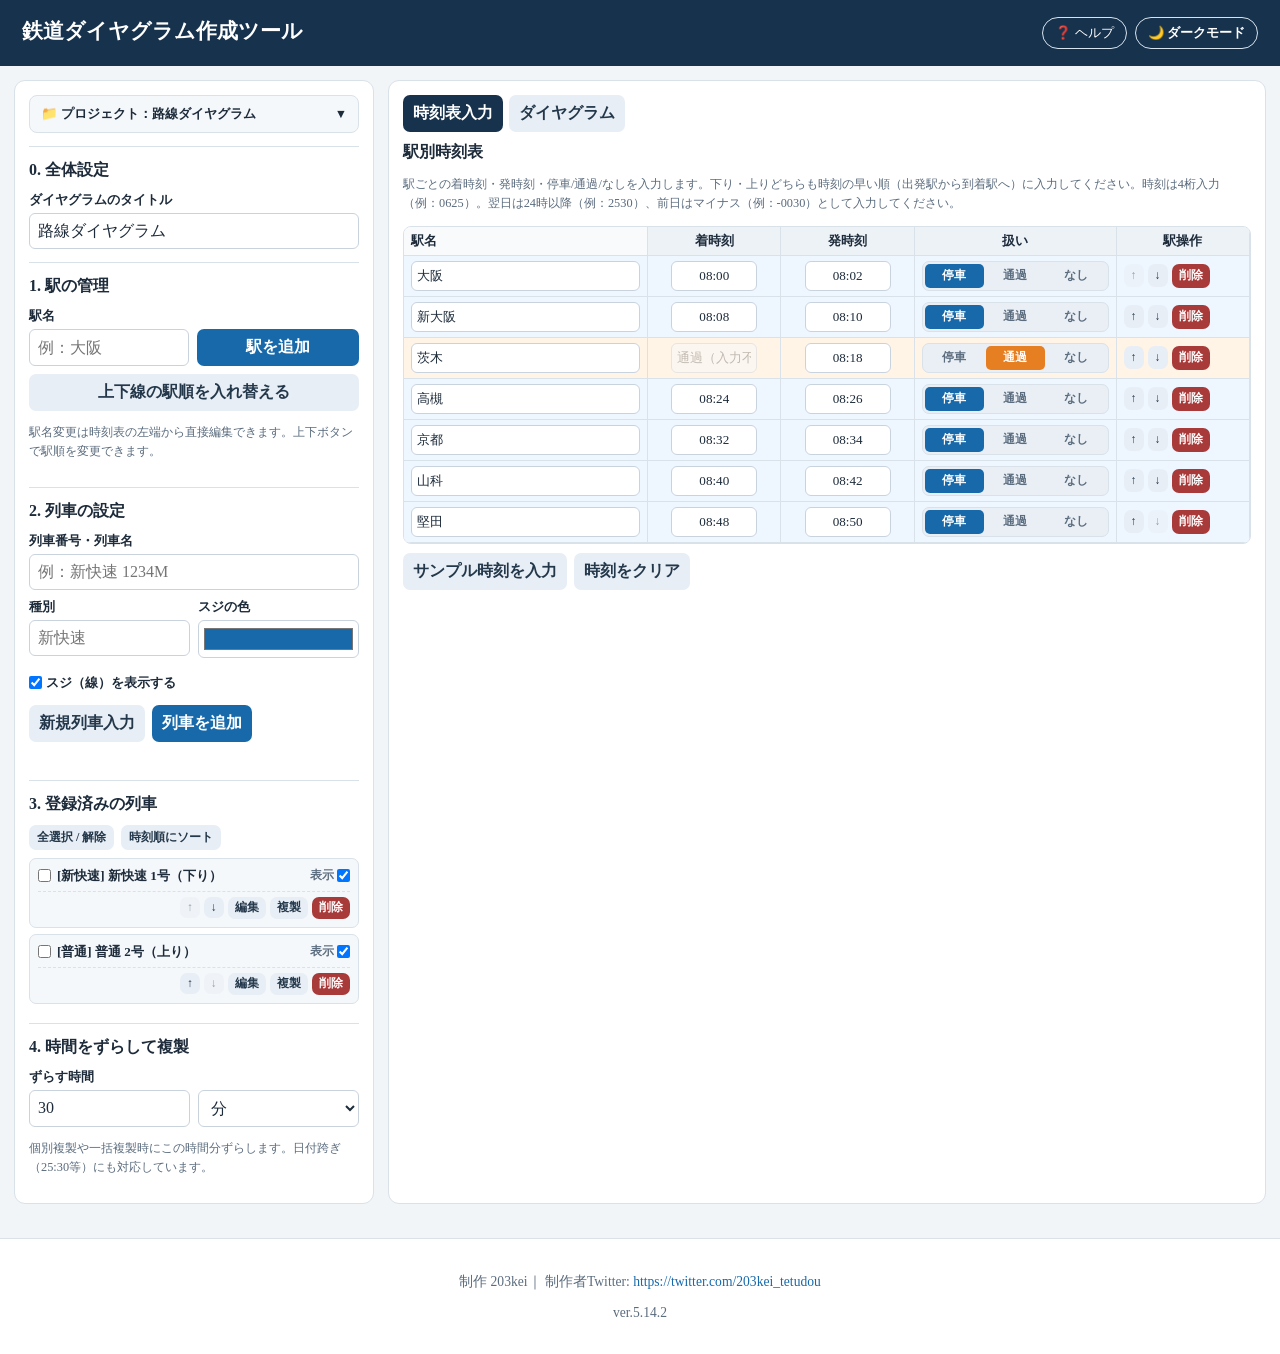
<file: index.html>
<!doctype html>
<html lang="ja">
<head>
<meta charset="utf-8">
<meta name="viewport" content="width=device-width,initial-scale=1">
<title>鉄道ダイヤグラム作成ツール</title>
<style>
:root{--bg:#f2f5f8;--panel:#fff;--text:#1d2b3a;--sub:#5b6c7e;--border:#d9e1e9;--hdr-bg:#17324d;--hdr-text:#fff;--hdr-sub:#d7e3ef;--in-bg:#fff;--in-border:#c9d3de;--th-bg:#edf2f7;--sticky-bg:#f8fafc;--sec-bg:#e8eef5;--sec-text:#24384b;--card:#f5f8fb;--sel-bg:#e0f2fe;--sel-border:#38bdf8;--svg-bg:#fff;--accent:#1769aa;--stop-bg:#eef6ff;--pass-bg:#fff4e6;--none-bg:#fafbfd;--seg-bg:#e9eff5;--pass:#e67e22}
[data-theme="dark"]{--bg:#121820;--panel:#1a232e;--text:#e2e8f0;--sub:#94a3b8;--border:#2e3d4e;--hdr-bg:#0f172a;--hdr-text:#f8fafc;--hdr-sub:#94a3b8;--in-bg:#0f172a;--in-border:#334155;--th-bg:#1e293b;--sticky-bg:#0f172a;--sec-bg:#334155;--sec-text:#f8fafc;--card:#0f172a;--sel-bg:#1e3a5f;--sel-border:#38bdf8;--svg-bg:#0f172a;--accent:#38bdf8;--stop-bg:#16283d;--pass-bg:#2c1d11;--none-bg:#151d26;--seg-bg:#0f172a;--pass:#f59e0b}
*{box-sizing:border-box}
body{margin:0;background:var(--bg);color:var(--text);transition:background .2s,color .2s}
header{background:var(--hdr-bg);color:var(--hdr-text);padding:17px 22px;display:flex;justify-content:space-between;align-items:center}
header h1{margin:0 0 4px;font-size:1.3rem}
main{max-width:1600px;margin:auto;padding:14px;display:grid;grid-template-columns:360px minmax(0,1fr);gap:14px}
.panel,.work{background:var(--panel);border:1px solid var(--border);border-radius:11px;padding:14px;min-width:0}
h2{font-size:1rem;margin:0 0 10px}
label{display:block;font-size:.82rem;font-weight:650;margin:8px 0 4px}
input,select{font:inherit;border:1px solid var(--in-border);border-radius:6px;padding:8px;background:var(--in-bg);color:var(--text);max-width:100%;width:100%}
input[type=color]{height:38px;padding:3px}
input[type=checkbox]{width:auto;cursor:pointer;margin:0}
button{font:inherit;font-weight:650;border:0;border-radius:7px;padding:8px 10px;background:#1769aa;color:#fff;cursor:pointer}
button.secondary{background:var(--sec-bg);color:var(--sec-text)}
button.danger{background:#a83a3a}
button:disabled{opacity:.45;cursor:not-allowed}
.theme-btn{background:transparent;border:1px solid var(--hdr-sub);color:var(--hdr-text);padding:6px 12px;border-radius:20px;font-size:.82rem;cursor:pointer}
.row{display:flex;gap:8px}.row>*{flex:1;min-width:0}
.section{border-bottom:1px solid var(--border);padding-bottom:13px;margin-bottom:13px}
.hint{font-size:.77rem;color:var(--sub);line-height:1.55}
.actions{display:flex;flex-wrap:wrap;gap:7px;margin-top:9px}
#status{font-size:.8rem;min-height:1.4em;margin-top:7px;color:#17623c}[data-theme="dark"] #status{color:#4ade80}
.table-wrap{overflow:auto;-webkit-overflow-scrolling:touch;border:1px solid var(--border);border-radius:8px;max-height:65vh}
table{border-collapse:collapse;width:100%;min-width:650px;font-size:.83rem}
th,td{border-bottom:1px solid var(--border);border-right:1px solid var(--border);padding:5px 7px;text-align:center;white-space:nowrap}
th{position:sticky;top:0;background:var(--th-bg);z-index:1;font-weight:700}
td:first-child,th:first-child{text-align:left;position:sticky;left:0;background:var(--sticky-bg);z-index:2}th:first-child{z-index:3}
td input{min-width:78px;padding:6px 5px;font-size:.82rem}
td .time{width:86px;text-align:center;font-variant-numeric:tabular-nums}
td .time:disabled{opacity:.45;cursor:not-allowed;background:var(--sticky-bg)}
#timeTable tbody tr.kind-stop,#timeTable tbody tr.kind-stop td:first-child{background:var(--stop-bg)}
#timeTable tbody tr.kind-pass,#timeTable tbody tr.kind-pass td:first-child{background:var(--pass-bg)}
#timeTable tbody tr.kind-none,#timeTable tbody tr.kind-none td:first-child{background:var(--none-bg)}
#timeTable tbody tr.kind-none .time{opacity:.55}#timeTable tbody tr.kind-none:focus-within .time{opacity:1}
.kind-seg{display:inline-flex;width:100%;min-width:138px;background:var(--seg-bg);border:1px solid var(--border);border-radius:7px;padding:2px;gap:2px}
.kind-seg button{flex:1;padding:5px 4px;font-size:.74rem;font-weight:700;border-radius:5px;background:transparent;color:var(--sub);line-height:1.15;white-space:nowrap}
.kind-seg button.active[data-kind="stop"]{background:var(--accent);color:#fff}[data-theme="dark"] .kind-seg button.active[data-kind="stop"]{color:#0f172a}
.kind-seg button.active[data-kind="pass"]{background:var(--pass);color:#fff}[data-theme="dark"] .kind-seg button.active[data-kind="pass"]{color:#0f172a}
.kind-seg button.active[data-kind="none"]{background:var(--panel);color:var(--text);box-shadow:0 1px 2px rgba(0,0,0,.12)}
.mob-only{display:none !important}
.tt-header{display:flex;justify-content:space-between;align-items:center;gap:8px;flex-wrap:wrap;margin-bottom:8px}.tt-header h2{margin:0}.tt-tools{gap:6px;flex-wrap:wrap}
.tt-mode-btn{padding:5px 10px;font-size:.76rem;border-radius:6px;border:1px solid var(--border);background:var(--sec-bg);color:var(--sec-text)}
.tt-mode-btn.active{background:var(--accent);color:#fff;border-color:var(--accent)}[data-theme="dark"] .tt-mode-btn.active{color:#0f172a}
.train-card{padding:8px;background:var(--card);border-radius:7px;margin:6px 0;font-size:.82rem;display:flex;flex-direction:column;gap:6px;border:1px solid var(--border);transition:background .15s,border-color .15s}
.train-card.selected{background:var(--sel-bg);border-color:var(--sel-border)}
.train-card-top{display:flex;justify-content:space-between;align-items:center;gap:6px}
.train-card-bottom{display:flex;justify-content:flex-end;align-items:center;gap:4px;border-top:1px dashed var(--border);padding-top:5px}
.train-card button,.bulk-bar button,.proj-card-actions button,.station-tools button{padding:4px 7px;font-size:.74rem}
.train-card button{padding:3px 7px}
.train-card .name{min-width:0;overflow-wrap:anywhere;display:flex;align-items:center;gap:6px;font-weight:600}
.vis-label{display:inline-flex;align-items:center;gap:3px;font-size:.74rem;color:var(--sub);cursor:pointer;margin:0;flex-shrink:0;user-select:none}
.bulk-bar{background:var(--sel-bg);border:1px solid var(--sel-border);padding:8px;border-radius:7px;margin-bottom:8px;display:flex;flex-wrap:wrap;gap:5px;align-items:center;justify-content:space-between;font-size:.78rem}
.bulk-bar[hidden]{display:none}
.proj-toggle{width:100%;display:flex;justify-content:space-between;align-items:center;background:var(--card);color:var(--text);border:1px solid var(--border);padding:9px 11px;border-radius:8px;font-size:.84rem;text-align:left;gap:6px}
.proj-toggle:hover{border-color:var(--accent)}
.proj-toggle-title{min-width:0;overflow:hidden;text-overflow:ellipsis;white-space:nowrap;font-weight:700}
.proj-drawer{margin-top:9px;display:flex;flex-direction:column;gap:7px}.proj-drawer[hidden]{display:none}
.proj-new-btn{width:100%;background:transparent;color:var(--text);border:1.5px dashed var(--in-border);padding:9px;border-radius:8px;font-size:.82rem;text-align:center}
.proj-new-btn:hover{border-color:var(--accent);color:var(--accent);background:var(--card)}
.proj-list{max-height:260px;overflow-y:auto;display:flex;flex-direction:column;gap:6px;padding-right:2px}
.proj-card{padding:9px;background:var(--card);border:1px solid var(--border);border-radius:8px;font-size:.8rem;display:flex;flex-direction:column;gap:5px}
.proj-card.active{background:var(--sel-bg);border-color:var(--sel-border)}
.proj-card-head{display:flex;justify-content:space-between;align-items:flex-start;gap:6px}
.proj-card-title{font-weight:700;word-break:break-word;line-height:1.35}
.proj-card-date{font-size:.72rem;color:var(--sub);white-space:nowrap;flex-shrink:0}
.proj-card-meta{font-size:.74rem;color:var(--sub)}
.proj-card-actions{display:flex;align-items:center;gap:6px;border-top:1px dashed var(--border);padding-top:6px;margin-top:2px}
.proj-active-badge{font-size:.72rem;font-weight:700;color:var(--accent);padding:3px 6px}
#diagramWrap{overflow:auto;-webkit-overflow-scrolling:touch;border:1px solid var(--border);border-radius:8px}
#diagram{display:block;min-width:700px;width:100%;height:auto;background:var(--svg-bg)}
.tabs{display:flex;gap:6px;flex-wrap:wrap;margin-bottom:10px}
.tabs button.active{background:#17324d;color:#fff}[data-theme="dark"] .tabs button.active{background:#38bdf8;color:#0f172a}
.legend{display:flex;gap:12px;flex-wrap:wrap;font-size:.78rem;margin-top:9px}
.swatch{width:18px;height:3px;display:inline-block;vertical-align:middle;margin-right:5px}
.station-tools{display:flex;gap:4px;align-items:center}
.chk-label{display:inline-flex;align-items:center;gap:4px;cursor:pointer;font-size:.82rem;font-weight:650}
footer{text-align:center;padding:20px 14px;font-size:.85rem;color:var(--sub);background:var(--panel);border-top:1px solid var(--border);margin-top:20px}
footer a{color:var(--accent);text-decoration:none}footer a:hover{text-decoration:underline}
.mobile-nav{display:none;position:fixed;bottom:0;left:0;right:0;z-index:100;background:var(--panel);border-top:1px solid var(--border);box-shadow:0 -2px 10px rgba(0,0,0,.08);padding:4px 4px calc(4px + env(safe-area-inset-bottom))}
.mobile-nav button{flex:1;background:transparent;color:var(--sub);border-radius:8px;padding:6px 2px;display:flex;flex-direction:column;align-items:center;justify-content:center;gap:2px;font-size:.71rem;font-weight:600;line-height:1.2}
.mobile-nav button .mob-ico{font-size:1.15rem;line-height:1}
.mobile-nav button.active{color:var(--accent);background:var(--sel-bg);font-weight:700}
@media(max-width:950px){main{grid-template-columns:1fr;padding:9px}header{padding:14px;flex-direction:column;gap:10px;text-align:center}}
@media(max-width:768px){
  body{padding-bottom:76px}.mobile-nav{display:flex}.work>.tabs{display:none}.mob-only{display:inline-flex !important}
  body[data-mob-view="settings"] [data-mob-tab]:not([data-mob-tab="settings"]),body[data-mob-view="input"] [data-mob-tab]:not([data-mob-tab="input"]),body[data-mob-view="list"] [data-mob-tab]:not([data-mob-tab="list"]),body[data-mob-view="diagram"] [data-mob-tab]:not([data-mob-tab="diagram"]),body[data-mob-view="settings"] .work,body[data-mob-view="list"] .work,body[data-mob-view="diagram"] .panel{display:none !important}
  body[data-mob-view="input"] #timetablePane,body[data-mob-view="diagram"] #diagramPane{display:block !important}
  body[data-mob-view="input"] .panel .section[data-mob-tab="input"]{border-bottom:none;padding-bottom:0;margin-bottom:0}
  input,select{font-size:16px !important}
  #timeTable:not(.mob-edit-stations){min-width:0;table-layout:fixed}
  #timeTable:not(.mob-edit-stations) th:nth-child(1),#timeTable:not(.mob-edit-stations) td:nth-child(1){width:28%;white-space:normal;position:static}
  #timeTable:not(.mob-edit-stations) th:nth-child(2),#timeTable:not(.mob-edit-stations) td:nth-child(2){width:21%}
  #timeTable:not(.mob-edit-stations) th:nth-child(3),#timeTable:not(.mob-edit-stations) td:nth-child(3){width:21%}
  #timeTable:not(.mob-edit-stations) th:nth-child(4),#timeTable:not(.mob-edit-stations) td:nth-child(4){width:30%}
  #timeTable:not(.mob-edit-stations) .col-st-ops{display:none}
  #timeTable th,#timeTable td{padding:5px 3px}#timeTable td:first-child,#timeTable th:first-child{padding-left:6px}
  #timeTable tbody tr.kind-none .st-mob-label{color:var(--sub);font-weight:500}
  .st-mob-label{display:block;font-weight:700;font-size:.8rem;line-height:1.25;word-break:break-all}
  td input{min-width:0;font-size:16px !important;padding:6px 4px}
  td .time{width:100%;max-width:74px;padding:6px 2px;font-weight:600}
  td .time::placeholder{font-size:12px;opacity:.45}
  td .time:focus{outline:none;border-color:var(--accent);box-shadow:0 0 0 2px rgba(23,105,170,.22)}
  td .time:disabled{background:transparent;border-color:transparent}
  .kind-seg{min-width:0}
  .kind-seg button{padding:6px 1px;font-size:.7rem}
  .table-wrap{max-height:56vh}
}
</style>
</head>
<body data-mob-view="settings">
<header>
  <div><h1>鉄道ダイヤグラム作成ツール</h1></div>
  <div style="display:flex;gap:8px;align-items:center">
    <a href="https://203kei.github.io/railway-diagram-help-" target="_blank" rel="noopener noreferrer" class="theme-btn" style="text-decoration:none">❓ ヘルプ</a>
    <button id="toggleTheme" class="theme-btn">🌙 ダークモード</button>
  </div>
</header>
<main>
<aside class="panel">
  <div class="section" data-mob-tab="settings">
    <button id="toggleProjects" class="proj-toggle" type="button" aria-expanded="false">
      <span class="proj-toggle-title" id="currentProjLabel">📁 プロジェクト：路線ダイヤグラム</span>
      <span id="projArrow" style="flex-shrink:0;font-size:.78rem">▼</span>
    </button>
    <div id="projDrawer" class="proj-drawer" hidden>
      <button id="newProjectBtn" class="proj-new-btn" type="button">＋ 新規プロジェクト</button>
      <div id="projectList" class="proj-list"></div>
      <p class="hint" style="margin:0">基本、作業内容はブラウザに自動保存されます。</p>
    </div>
  </div>
  <div class="section" data-mob-tab="settings">
    <h2>0. 全体設定</h2>
    <label for="diagramTitle">ダイヤグラムのタイトル</label>
    <input id="diagramTitle" placeholder="例：〇〇線 平日基本ダイヤ" value="路線ダイヤグラム">
  </div>
  <div class="section" data-mob-tab="settings">
    <h2>1. 駅の管理</h2>
    <label for="newStation">駅名</label>
    <div class="row"><input id="newStation" placeholder="例：大阪"><button id="addStation">駅を追加</button></div>
    <div style="margin-top:8px"><button id="reverseStations" class="secondary" style="width:100%">上下線の駅順を入れ替える</button></div>
    <p class="hint">駅名変更は時刻表の左端から直接編集できます。上下ボタンで駅順を変更できます。</p>
  </div>
  <div class="section" data-mob-tab="input">
    <h2>2. 列車の設定</h2>
    <label for="trainName">列車番号・列車名</label><input id="trainName" placeholder="例：新快速 1234M">
    <div class="row">
      <div><label for="trainType">種別</label><input id="trainType" placeholder="新快速"></div>
      <div><label for="trainColor">スジの色</label><input id="trainColor" type="color" value="#1769aa"></div>
    </div>
    <div style="margin-top:8px"><label class="chk-label"><input id="trainVisible" type="checkbox" checked> スジ（線）を表示する</label></div>
    <div class="actions"><button id="newTrain" class="secondary">新規列車入力</button><button id="saveTrain">列車を追加</button><button id="cancelEdit" class="secondary" hidden>編集取消</button></div>
    <div id="status" role="status"></div>
  </div>
  <div class="section" data-mob-tab="list">
    <h2>3. 登録済みの列車</h2>
    <div class="actions" style="margin-bottom:8px">
      <button id="toggleSelectAll" class="secondary" style="padding:4px 8px;font-size:.75rem">全選択 / 解除</button>
      <button id="sortTrainByTime" class="secondary" style="padding:4px 8px;font-size:.75rem">時刻順にソート</button>
    </div>
    <div id="bulkBar" class="bulk-bar" hidden>
      <span id="selectedCount" style="font-weight:bold">0件選択中</span>
      <div style="display:flex;gap:4px;flex-wrap:wrap">
        <button id="bulkMoveUp" class="secondary" title="選択列車を上に移動">▲ 上へ</button>
        <button id="bulkMoveDown" class="secondary" title="選択列車を下に移動">▼ 下へ</button>
        <button id="bulkDuplicate" class="secondary" title="設定した時間ずらして一括複製">一括複製</button>
        <button id="bulkDelete" class="danger" title="選択列車をまとめて削除">一括削除</button>
      </div>
    </div>
    <div id="trainList"></div>
  </div>
  <div data-mob-tab="list">
    <h2>4. 時間をずらして複製</h2>
    <label for="shiftValue">ずらす時間</label>
    <div class="row"><input id="shiftValue" type="number" inputmode="numeric" value="30" step="1"><select id="shiftUnit"><option value="1">分</option><option value="60">時間</option></select></div>
    <p class="hint">個別複製や一括複製時にこの時間分ずらします。日付跨ぎ（25:30等）にも対応しています。</p>
  </div>
</aside>
<section class="work">
  <div class="tabs"><button id="tabTimetable" class="active">時刻表入力</button><button id="tabDiagram" class="secondary">ダイヤグラム</button></div>
  <section id="timetablePane" data-mob-tab="input">
    <div class="tt-header">
      <h2>駅別時刻表</h2>
      <div class="tt-tools mob-only">
        <button id="mobReverseStations" type="button" class="tt-mode-btn" title="上下線の駅順を入れ替える">⇅ 上下線入替</button>
        <button id="toggleMobStationEdit" type="button" class="tt-mode-btn">⚙️ 駅順・駅名編集</button>
      </div>
    </div>
    <p class="hint">駅ごとの着時刻・発時刻・停車/通過/なしを入力します。下り・上りどちらも時刻の早い順（出発駅から到着駅へ）に入力してください。時刻は4桁入力（例：0625）。翌日は24時以降（例：2530）、前日はマイナス（例：-0030）として入力してください。</p>
    <div class="table-wrap"><table id="timeTable"><thead><tr><th>駅名</th><th>着時刻</th><th>発時刻</th><th>扱い</th><th class="col-st-ops">駅操作</th></tr></thead><tbody></tbody></table></div>
    <div class="actions">
      <button id="saveTrainBottom" class="mob-only">列車を追加</button>
      <button id="fillDemo" class="secondary">サンプル時刻を入力</button>
      <button id="clearTimes" class="secondary">時刻をクリア</button>
    </div>
  </section>
  <section id="diagramPane" data-mob-tab="diagram" hidden>
    <div class="row" style="align-items:end;flex-wrap:wrap">
      <div><h2>ダイヤグラム</h2><small class="hint">横軸：時刻 ／ 縦軸：駅</small></div>
      <div><label for="startTime">表示開始</label><input id="startTime" type="text" inputmode="tel" value="0500" maxlength="8"></div>
      <div><label for="endTime">表示終了</label><input id="endTime" type="text" inputmode="tel" value="2400" maxlength="8"></div>
      <div style="flex:0 0 auto"><button id="redraw" class="secondary">更新</button></div>
    </div>
    <div class="actions">
      <button id="saveJson">JSON保存</button><button id="loadJson" class="secondary">JSON読み込み</button><input id="jsonFile" type="file" accept=".json,application/json" hidden>
      <button id="saveSvg" class="secondary">SVG保存</button><button id="saveCsv" class="secondary">CSV保存</button><button id="savePng" class="secondary">PNG保存</button>
    </div>
    <div id="diagramWrap"><svg id="diagram" xmlns="http://www.w3.org/2000/svg" role="img" aria-label="鉄道ダイヤグラム"></svg></div>
    <div id="legend" class="legend"></div>
  </section>
</section>
</main>
<nav id="mobileNav" class="mobile-nav" aria-label="モバイル表示切り替え">
  <button type="button" data-mob-target="settings" class="active" aria-current="page"><span class="mob-ico">⚙️</span><span>駅・設定</span></button>
  <button type="button" data-mob-target="input" aria-current="false"><span class="mob-ico">🕒</span><span>列車・時刻</span></button>
  <button type="button" data-mob-target="list" aria-current="false"><span class="mob-ico">🚃</span><span>列車一覧</span></button>
  <button type="button" data-mob-target="diagram" aria-current="false"><span class="mob-ico">📈</span><span>ダイヤ</span></button>
</nav>
<footer><p>制作 203kei｜ 制作者Twitter: <a href="https://twitter.com/203kei_tetudou" target="_blank" rel="noopener noreferrer">https://twitter.com/203kei_tetudou</a></p><p>ver.5.14.2</p></footer>
<script>
(()=>{
'use strict';
const VER='5.14.2';
const $=id=>document.getElementById(id),NS='http://www.w3.org/2000/svg';
const STORAGE_KEY='railway_diagram_projects_v5';
let stations=[],trains=[],editingId=null,formRows=[],isReversed=false,theme='light';
let selectedTrainIds=new Set(),projects=[],activeProjectId=null;
let mobStationEditMode=false,lastIsMob=window.innerWidth<=768;

const isMob=()=>window.innerWidth<=768;
function uid(){return 'v5_'+Date.now().toString(36)+'_'+Math.random().toString(36).slice(2,9)}
function todayStr(){const d=new Date();return d.getFullYear()+'/'+String(d.getMonth()+1).padStart(2,'0')+'/'+String(d.getDate()).padStart(2,'0')}

function el(tag,props,...children){
 const e=document.createElement(tag);
 if(props)for(const[k,v]of Object.entries(props)){
  if(v==null||v===false)continue;
  if(k==='class')e.className=v;
  else if(k==='dataset')Object.assign(e.dataset,v);
  else if(k==='style')e.style.cssText=v;
  else if(k.startsWith('on'))e[k]=v;
  else if(k in e&&k!=='list')e[k]=v;
  else e.setAttribute(k,v);
 }
 for(const c of children)if(c!=null&&c!==false)e.append(c);
 return e;
}

function applyTheme(t){
 if(t!=='dark'&&t!=='light')return;
 theme=t;
 document.documentElement.setAttribute('data-theme',theme);
 $('toggleTheme').textContent=theme==='dark'?'☀️ ライトモード':'🌙 ダークモード';
}

function writeStorage(){localStorage.setItem(STORAGE_KEY,JSON.stringify({activeId:activeProjectId,theme,projects}))}

function saveToStorage(){
 try{
  if(!activeProjectId)return;
  const idx=projects.findIndex(p=>p.id===activeProjectId);
  const snapshot={
   id:activeProjectId,title:$('diagramTitle').value,updatedAt:todayStr(),isReversed,
   startTime:$('startTime').value,endTime:$('endTime').value,
   stations:stations.map(s=>({id:s.id,name:s.name})),
   trains:trains.map(t=>({id:t.id,name:t.name,type:t.type,color:t.color,visible:t.visible!==false,points:t.points.map(p=>({station:p.station,arr:p.arr,dep:p.dep,kind:p.kind}))}))
  };
  if(idx>=0)projects[idx]=snapshot;else projects.unshift(snapshot);
  writeStorage();drawProjectList();
 }catch(e){console.warn('localStorage保存エラー:',e)}
}

function commit(msg,bad=false){render();saveToStorage();if(msg)status(msg,bad)}

function loadFromStorage(){
 try{
  const parsed=JSON.parse(localStorage.getItem(STORAGE_KEY)||'null');
  if(!parsed||!Array.isArray(parsed.projects)||!parsed.projects.length)return false;
  projects=parsed.projects;
  applyTheme(parsed.theme);
  applyProjectData(projects.find(p=>p.id===parsed.activeId)||projects[0]);
  return true;
 }catch(e){console.warn('localStorage読み込みエラー:',e);return false}
}

function applyProjectData(p){
 activeProjectId=p.id;
 $('diagramTitle').value=p.title||'路線ダイヤグラム';
 isReversed=!!p.isReversed;
 $('startTime').value=p.startTime||'0500';
 $('endTime').value=p.endTime||'2400';
 stations=Array.isArray(p.stations)?p.stations.map(s=>({id:s.id||uid(),name:s.name})):[];
 trains=Array.isArray(p.trains)?p.trains.map(t=>({
  id:t.id||uid(),name:t.name,type:t.type||'',color:safeColor(t.color),visible:t.visible!==false,
  points:Array.isArray(t.points)?t.points.map(pt=>({...pt})):[]
 })):[];
 selectedTrainIds.clear();resetForm();drawProjectList();
}

function switchProject(id){
 if(id===activeProjectId)return;
 saveToStorage();
 const target=projects.find(p=>p.id===id);
 if(!target)return;
 applyProjectData(target);render();
 status('プロジェクト「'+(target.title||'無題')+'」を開きました。');
}

function createNewProject(){
 saveToStorage();
 const newProj={
  id:uid(),title:'新規路線ダイヤグラム',updatedAt:todayStr(),isReversed:false,
  startTime:'0500',endTime:'2400',
  stations:[{id:uid(),name:'始発駅'},{id:uid(),name:'終着駅'}],trains:[]
 };
 projects.unshift(newProj);applyProjectData(newProj);render();
 status('新しいプロジェクトを作成しました。');
}

function deleteProject(id){
 const target=projects.find(p=>p.id===id);
 if(!target)return;
 if(projects.length<=1){alert('[E1003] 最後のプロジェクトは削除できません。「＋ 新規プロジェクト」を作成してから削除してください。');return}
 if(!confirm('プロジェクト「'+(target.title||'無題')+'」を削除しますか？'))return;
 projects=projects.filter(p=>p.id!==id);
 if(activeProjectId===id){applyProjectData(projects[0]);render()}else drawProjectList();
 writeStorage();status('プロジェクトを削除しました。');
}

function drawProjectList(){
 const curTitle=($('diagramTitle').value||'').trim()||'無題のプロジェクト';
 $('currentProjLabel').textContent='📁 プロジェクト：'+curTitle;
 $('projectList').replaceChildren(...projects.map(p=>{
  const act=p.id===activeProjectId;
  const stCount=act?stations.length:(p.stations?p.stations.length:0);
  const trCount=act?trains.length:(p.trains?p.trains.length:0);
  return el('div',{class:'proj-card'+(act?' active':'')},
   el('div',{class:'proj-card-head'},
    el('span',{class:'proj-card-title'},act?curTitle:(p.title||'無題のプロジェクト')),
    el('span',{class:'proj-card-date'},p.updatedAt||todayStr())
   ),
   el('div',{class:'proj-card-meta'},'駅数: '+stCount+'駅 ／ 列車数: '+trCount+'本'),
   el('div',{class:'proj-card-actions'},
    act?el('span',{class:'proj-active-badge'},'● 編集中'):el('button',{type:'button',onclick:()=>switchProject(p.id)},'開く'),
    el('button',{type:'button',class:'secondary',style:'margin-left:auto',onclick:()=>deleteProject(p.id)},'削除')
   )
  );
 }));
}

function parseTime(v){
 if(v==null||String(v).trim()==='')return null;
 let s=String(v).trim().replace(':',''),neg=false;
 if(s.startsWith('-')){neg=true;s=s.slice(1)}
 if(!/^\d{1,5}$/.test(s))return NaN;
 const p=s.padStart(4,'0'),h=Number(p.slice(0,p.length-2)),m=Number(p.slice(p.length-2));
 if(m>=60)return NaN;
 const total=h*60+m;
 return neg?-total:total;
}

function format(n){
 if(n==null)return '';
 const neg=n<0,a=Math.abs(n);
 return (neg?'-':'')+String(Math.floor(a/60)).padStart(2,'0')+':'+String(a%60).padStart(2,'0');
}

function inputFormat(v){const n=parseTime(v);return Number.isNaN(n)?v:n==null?'':format(n)}
function download(blob,name){const u=URL.createObjectURL(blob),a=el('a',{href:u,download:name});document.body.append(a);a.click();a.remove();setTimeout(()=>URL.revokeObjectURL(u),1200)}
function status(s,bad=false){$('status').textContent=s;$('status').style.color=bad?(theme==='dark'?'#f87171':'#a33'):(theme==='dark'?'#4ade80':'#17623c')}
function freshRow(){return {arr:'',dep:'',kind:'none'}}
function makeRows(){formRows=stations.map(freshRow);drawTable()}
function syncSaveBtnLabel(){const l=editingId?'変更を保存':'列車を追加';$('saveTrain').textContent=l;$('saveTrainBottom').textContent=l}
function resetForm(){editingId=null;$('trainName').value='';$('trainType').value='';$('trainColor').value='#1769aa';$('trainVisible').checked=true;makeRows();syncSaveBtnLabel();$('cancelEdit').hidden=true}

function rowToMinutes(r){
 const a=parseTime(r.arr),d=parseTime(r.dep);
 if(Number.isNaN(a)||Number.isNaN(d))return {error:true};
 if(r.kind==='none')return {arr:null,dep:null,kind:'none'};
 if(r.kind==='pass'){const t=d??a;return {arr:t,dep:t,kind:'pass'}}
 if(a==null&&d==null)return {error:true};
 return {arr:a??d,dep:d??a,kind:'stop'};
}

function saveTrain(){
 const name=$('trainName').value.trim();if(!name){status('[E2001] 列車番号・列車名を入力してください。',true);return}
 const points=formRows.map((r,i)=>({station:stations[i].name,...rowToMinutes(r)}));
 if(points.some(p=>p.error)){status('[E2002] 時刻を正しい形式で入力してください。',true);return}
 if(points.filter(p=>p.kind!=='none'&&(p.arr!=null||p.dep!=null)).length<2){status('[E2003] 時刻が入力されている駅が2駅以上必要です。',true);return}
 const wasEdit=!!editingId;
 const t={id:editingId||uid(),name,type:$('trainType').value.trim(),color:$('trainColor').value,visible:$('trainVisible').checked,points};
 if(editingId)trains=trains.map(x=>x.id===editingId?t:x);else trains.push(t);
 resetForm();commit(wasEdit?'列車を更新しました。':'列車を追加しました。');
}

function editTrain(id){
 const t=trains.find(x=>x.id===id);if(!t)return;
 editingId=id;$('trainName').value=t.name;$('trainType').value=t.type||'';$('trainColor').value=t.color||'#1769aa';$('trainVisible').checked=t.visible!==false;
 formRows=stations.map(s=>{
  const p=t.points.find(p=>p.station===s.name);
  if(!p)return freshRow();
  const kind=p.kind||'stop';
  if(kind==='pass'){const pt=p.dep??p.arr;return {arr:'',dep:pt==null?'':format(pt),kind:'pass'}}
  return {arr:p.arr==null?'':format(p.arr),dep:p.dep==null?'':format(p.dep),kind};
 });
 drawTable();syncSaveBtnLabel();$('cancelEdit').hidden=false;status('編集中：'+t.name);showTab('timetable');
 if(isMob())window.scrollTo({top:0,behavior:'smooth'});
}

function deleteTrain(id){
 const t=trains.find(x=>x.id===id);if(!t||!confirm(t.name+'を削除しますか？'))return;
 trains=trains.filter(x=>x.id!==id);selectedTrainIds.delete(id);
 if(editingId===id)resetForm();commit('列車を削除しました。');
}

function moveTrain(index,delta){
 const target=index+delta;if(target<0||target>=trains.length)return;
 [trains[index],trains[target]]=[trains[target],trains[index]];commit();
}

function sortTrainByTime(){
 const firstTime=t=>{
  const times=t.points.filter(p=>p.kind!=='none').map(p=>p.arr??p.dep).filter(v=>v!=null);
  return times.length?Math.min(...times):Infinity;
 };
 trains.sort((a,b)=>firstTime(a)-firstTime(b));
 commit('列車を始発時刻順に並び替えました。');
}

function toggleTrainVisibility(id){
 const t=trains.find(x=>x.id===id);if(!t)return;
 t.visible=!(t.visible!==false);commit();
}

function getShiftMinutes(){
 const raw=Number($('shiftValue').value),unit=Number($('shiftUnit').value);
 if(!Number.isFinite(raw)||!Number.isInteger(raw)){alert('[E3001] ずらす時間を整数で入力してください。');return null}
 return raw*unit;
}

function shiftClone(t,shift){
 return {...t,id:uid(),name:t.name+'（複製）',points:t.points.map(p=>({...p,arr:p.arr==null?null:p.arr+shift,dep:p.dep==null?null:p.dep+shift}))};
}

function duplicateTrain(id){
 const orig=trains.find(t=>t.id===id);if(!orig)return;
 const shift=getShiftMinutes();if(shift==null)return;
 trains.push(shiftClone(orig,shift));
 commit(orig.name+'を'+(shift>=0?'+':'')+shift+'分ずらして複製しました。');
}

function toggleSelectTrain(id){
 if(selectedTrainIds.has(id))selectedTrainIds.delete(id);else selectedTrainIds.add(id);
 drawList();
}

function toggleSelectAll(){
 if(!trains.length)return;
 if(selectedTrainIds.size===trains.length)selectedTrainIds.clear();
 else trains.forEach(t=>selectedTrainIds.add(t.id));
 drawList();
}

function bulkMoveTrains(delta){
 if(!selectedTrainIds.size)return;
 if(delta<0){
  for(let i=1;i<trains.length;i++)if(selectedTrainIds.has(trains[i].id)&&!selectedTrainIds.has(trains[i-1].id))[trains[i],trains[i-1]]=[trains[i-1],trains[i]];
 }else{
  for(let i=trains.length-2;i>=0;i--)if(selectedTrainIds.has(trains[i].id)&&!selectedTrainIds.has(trains[i+1].id))[trains[i],trains[i+1]]=[trains[i+1],trains[i]];
 }
 commit();
}

function bulkDuplicateTrains(){
 if(!selectedTrainIds.size)return;
 const shift=getShiftMinutes();if(shift==null)return;
 const copies=trains.filter(t=>selectedTrainIds.has(t.id)).map(t=>shiftClone(t,shift));
 trains.push(...copies);
 commit(copies.length+'件の列車を'+(shift>=0?'+':'')+shift+'分ずらして一括複製しました。');
}

function bulkDeleteTrains(){
 const count=selectedTrainIds.size;if(!count)return;
 if(!confirm('選択した '+count+' 件の列車をまとめて削除しますか？'))return;
 trains=trains.filter(t=>!selectedTrainIds.has(t.id));
 if(editingId&&selectedTrainIds.has(editingId))resetForm();
 selectedTrainIds.clear();commit(count+'件の列車を一括削除しました。');
}

function drawList(){
 const list=$('trainList'),validIds=new Set(trains.map(t=>t.id));
 for(const id of selectedTrainIds)if(!validIds.has(id))selectedTrainIds.delete(id);
 $('bulkBar').hidden=selectedTrainIds.size===0;
 if(!$('bulkBar').hidden)$('selectedCount').textContent=selectedTrainIds.size+'件選択中';
 if(!trains.length){list.replaceChildren('列車はまだありません。');list.className='hint';return}
 list.className='';
 list.replaceChildren(...trains.map((t,i)=>{
  const isSel=selectedTrainIds.has(t.id);
  return el('div',{class:'train-card'+(isSel?' selected':'')},
   el('div',{class:'train-card-top'},
    el('span',{class:'name'},
     el('input',{type:'checkbox',checked:isSel,title:'一括操作用に選択',onchange:()=>toggleSelectTrain(t.id)}),
     (t.type?'['+t.type+'] ':'')+t.name
    ),
    el('label',{class:'vis-label',title:'ダイヤグラムへの表示切り替え'},
     '表示 ',
     el('input',{type:'checkbox',checked:t.visible!==false,onchange:()=>toggleTrainVisibility(t.id)})
    )
   ),
   el('div',{class:'train-card-bottom'},
    el('button',{class:'secondary',disabled:i===0,title:'上に移動',onclick:()=>moveTrain(i,-1)},'↑'),
    el('button',{class:'secondary',disabled:i===trains.length-1,title:'下に移動',onclick:()=>moveTrain(i,1)},'↓'),
    el('button',{class:'secondary',onclick:()=>editTrain(t.id)},'編集'),
    el('button',{class:'secondary',onclick:()=>duplicateTrain(t.id)},'複製'),
    el('button',{class:'danger',onclick:()=>deleteTrain(t.id)},'削除')
   )
  );
 }));
}

function updateRowTimeState(arrInput,depInput,row){
 const mob=isMob();
 if(row.kind==='pass'){
  arrInput.disabled=true;
  arrInput.placeholder=mob?'通過':'通過（入力不可）';
  depInput.placeholder=mob?'通過時刻':'例 0625 / 2530';
  return;
 }
 arrInput.disabled=false;
 if(mob){
  const fa=row.arr?inputFormat(row.arr):'',fd=row.dep?inputFormat(row.dep):'';
  arrInput.placeholder=fd&&!fa?fd:'0625';
  depInput.placeholder=fa&&!fd?fa:'0626';
 }else{
  arrInput.placeholder='例 0625 / 2530';
  depInput.placeholder='例 0625 / 2530';
 }
}

function setRowKind(tr,kindSeg,arrInput,depInput,row,newKind){
 if(newKind==='pass'&&!row.dep&&row.arr){row.dep=row.arr;row.arr='';arrInput.value='';depInput.value=row.dep}
 row.kind=newKind;
 tr.className='kind-'+newKind;
 kindSeg.querySelectorAll('button').forEach(b=>b.classList.toggle('active',b.dataset.kind===newKind));
 updateRowTimeState(arrInput,depInput,row);
}

function focusNextTimeInput(cur){
 const inputs=Array.from($('timeTable').querySelectorAll('input.time:not(:disabled)'));
 const idx=inputs.indexOf(cur);
 if(idx>=0&&idx+1<inputs.length){inputs[idx+1].focus();inputs[idx+1].select()}
}

function drawTable(){
 const mob=isMob(),table=$('timeTable');
 table.classList.toggle('mob-edit-stations',mob&&mobStationEditMode);
 table.querySelector('tbody').replaceChildren(...stations.map((s,i)=>{
  const r=formRows[i]||freshRow(),inputs={};
  const tr=el('tr',{class:'kind-'+r.kind});

  const nameCell=(!mob||mobStationEditMode)
   ?el('input',{value:s.name,'aria-label':'駅名',onchange:e=>renameStation(s.id,e.target.value)})
   :el('span',{class:'st-mob-label'},s.name);
  tr.append(el('td',null,nameCell));

  const kindSeg=el('div',{class:'kind-seg'},
   ...[['stop','停車'],['pass','通過'],['none','なし']].map(([v,l])=>
    el('button',{type:'button',class:r.kind===v?'active':'',dataset:{kind:v},onclick:()=>setRowKind(tr,kindSeg,inputs.arr,inputs.dep,formRows[i],v)},l)
   )
  );

  ['arr','dep'].forEach(key=>{
   const inp=el('input',{
    class:'time',inputMode:'tel',value:r[key],'aria-label':s.name+(key==='arr'?' 着時刻':' 発時刻'),
    oninput:()=>{
     const val=inp.value;formRows[i][key]=val;
     if(val.trim()!==''&&formRows[i].kind==='none')setRowKind(tr,kindSeg,inputs.arr,inputs.dep,formRows[i],'stop');
     updateRowTimeState(inputs.arr,inputs.dep,formRows[i]);
     if(isMob()){
      const clean=val.trim();
      if((/^\d{4}$/.test(clean)||/^-\d{4}$/.test(clean))&&!Number.isNaN(parseTime(clean))){
       const fmt=inputFormat(clean);inp.value=fmt;formRows[i][key]=fmt;
       updateRowTimeState(inputs.arr,inputs.dep,formRows[i]);
       focusNextTimeInput(inp);
      }
     }
    },
    onblur:()=>{
     if(inp.value){const v=inputFormat(inp.value);inp.value=v;formRows[i][key]=v}
     updateRowTimeState(inputs.arr,inputs.dep,formRows[i]);
    }
   });
   inputs[key]=inp;
   tr.append(el('td',null,inp));
  });

  tr.append(el('td',null,kindSeg));
  updateRowTimeState(inputs.arr,inputs.dep,r);

  tr.append(el('td',{class:'col-st-ops'},
   el('div',{class:'station-tools'},
    el('button',{class:'secondary',disabled:i===0,onclick:()=>moveStation(i,-1)},'↑'),
    el('button',{class:'secondary',disabled:i===stations.length-1,onclick:()=>moveStation(i,1)},'↓'),
    el('button',{class:'danger',onclick:()=>deleteStation(s.id)},'削除')
   )
  ));
  return tr;
 }));
}

function renameStation(id,value){
 const name=value.trim();if(!name){alert('[E1001] 駅名を空欄にはできません。');drawTable();return}
 if(stations.some(s=>s.id!==id&&s.name===name)){alert('[E1002] 同じ駅名は重複して登録できません。');drawTable();return}
 const s=stations.find(x=>x.id===id);if(!s)return;const old=s.name;s.name=name;
 trains.forEach(t=>t.points.forEach(p=>{if(p.station===old)p.station=name}));
 drawTable();renderDiagram();saveToStorage();
}

function addStation(){
 const name=$('newStation').value.trim();if(!name)return;
 if(stations.some(s=>s.name===name)){alert('[E1002] 同じ駅名は重複して登録できません。');return}
 stations.push({id:uid(),name});$('newStation').value='';formRows.push(freshRow());
 commit(name+'を追加しました。');
}

function reverseStations(){
 if(stations.length<2){status('駅が2駅以上あるときに入れ替えられます。',true);return}
 stations.reverse();formRows.reverse();isReversed=!isReversed;
 commit('駅順（上下線）を反転しました。');
}

function deleteStation(id){
 const s=stations.find(x=>x.id===id);if(!s)return;
 if(!confirm(s.name+'を削除しますか？登録済み列車の該当駅データも削除されます。'))return;
 const idx=stations.findIndex(x=>x.id===id);stations.splice(idx,1);
 trains.forEach(t=>t.points=t.points.filter(p=>p.station!==s.name));formRows.splice(idx,1);
 commit(s.name+'を削除しました。');
}

function moveStation(index,delta){
 const target=index+delta;if(target<0||target>=stations.length)return;
 [stations[index],stations[target]]=[stations[target],stations[index]];
 [formRows[index],formRows[target]]=[formRows[target],formRows[index]];
 commit();
}

function svgTag(tag,attrs,text){
 const a=Object.entries(attrs).map(([k,v])=>k+'="'+v+'"').join(' ');
 return text!=null?'<'+tag+' '+a+'>'+text+'</'+tag+'>':'<'+tag+' '+a+'/>';
}

function renderDiagram(){
 const svg=$('diagram'),start=parseTime($('startTime').value),end=parseTime($('endTime').value);
 if(start==null||end==null||Number.isNaN(start)||Number.isNaN(end)||end<=start){svg.innerHTML='<text x="20" y="35" fill="#a33">[E4001] 表示時刻を確認してください（終了は開始より後）。</text>';return}
 const W=1150,L=145,R=75,T=70,B=55,ph=Math.max(350,stations.length*58),H=T+ph+B,pw=W-L-R;
 const x=t=>L+(t-start)/(end-start)*pw,y=i=>T+(stations.length<2?0:i*ph/(stations.length-1));
 const dk=theme==='dark',gridColor=dk?'#334155':'#dce3eb',stLine=dk?'#475569':'#cbd5df',txtColor=dk?'#cbd5e1':'#24364a',subColor=dk?'#94a3b8':'#425466';

 let z=svgTag('rect',{width:W,height:H,fill:dk?'#0f172a':'white'});
 z+=svgTag('text',{x:W/2,y:32,'text-anchor':'middle','font-size':18,'font-weight':'bold',fill:txtColor},escapeXML($('diagramTitle').value.trim()||'路線ダイヤグラム'));

 const step=(end-start)>360?60:30;
 for(let t=Math.ceil(start/step)*step;t<=end;t+=step){
  const xx=x(t);
  z+=svgTag('line',{x1:xx,y1:T,x2:xx,y2:T+ph,stroke:gridColor})+svgTag('text',{x:xx,y:T-12,'text-anchor':'middle','font-size':12,fill:subColor},format(t));
 }
 stations.forEach((s,i)=>{
  const yy=y(i),nm=escapeXML(s.name);
  z+=svgTag('line',{x1:L,y1:yy,x2:W-R,y2:yy,stroke:stLine})
   +svgTag('text',{x:L-12,y:yy+4,'text-anchor':'end','font-size':12,fill:txtColor},nm)
   +svgTag('text',{x:W-R+12,y:yy+4,'text-anchor':'start','font-size':12,fill:txtColor},nm);
 });

 if(stations.length>=2){
  const cDown=isReversed?(dk?'#fb923c':'#d35400'):(dk?'#38bdf8':'#1769aa');
  const cUp=isReversed?(dk?'#38bdf8':'#1769aa'):(dk?'#fb923c':'#d35400');
  z+=svgTag('text',{x:35,y:T-12,'text-anchor':'middle','font-size':11,'font-weight':'bold',fill:cDown},isReversed?'上り ↓':'下り ↓')
   +svgTag('text',{x:35,y:T-25,'text-anchor':'middle','font-size':11,'font-weight':'bold',fill:cUp},isReversed?'↑ 下り':'↑ 上り');
 }

 trains.forEach(t=>{
  if(t.visible===false)return;
  const nodes=[];
  t.points.forEach(p=>{
   const idx=stations.findIndex(s=>s.name===p.station);
   if(idx<0||p.kind==='none')return;
   const yPos=y(idx),arrT=p.arr,depT=p.dep;
   if(arrT!=null&&depT!=null&&arrT!==depT&&p.kind==='stop'){
    nodes.push({time:arrT,x:x(arrT),y:yPos,kind:p.kind},{time:depT,x:x(depT),y:yPos,kind:p.kind});
   }else{
    const tv=arrT??depT;
    if(tv!=null)nodes.push({time:tv,x:x(tv),y:yPos,kind:p.kind});
   }
  });
  if(nodes.length<2)return;
  nodes.sort((a,b)=>a.time-b.time);
  const inRange=nodes.filter(n=>n.time>=start&&n.time<=end),col=safeColor(t.color);
  if(inRange.length>=2)z+=svgTag('polyline',{points:inRange.map(n=>n.x+','+n.y).join(' '),fill:'none',stroke:col,'stroke-width':'2.4','stroke-linejoin':'round'});
  inRange.forEach(n=>{
   z+=n.kind==='pass'
    ?svgTag('path',{d:'M '+(n.x-4)+' '+(n.y-4)+' L '+(n.x+4)+' '+(n.y+4)+' M '+(n.x-4)+' '+(n.y+4)+' L '+(n.x+4)+' '+(n.y-4),stroke:col,'stroke-width':2})
    :svgTag('circle',{cx:n.x,cy:n.y,r:3,fill:col});
  });
  if(inRange.length){
   const last=inRange[inRange.length-1],anchor=last.x+70>W-R?'end':'start';
   const lx=anchor==='end'?Math.min(W-R-5,last.x-7):Math.min(W-R-10,Math.max(L+5,last.x+7));
   z+=svgTag('text',{x:lx,y:last.y-7,'text-anchor':anchor,'font-size':11,fill:col},escapeXML(t.name));
  }
 });

 svg.setAttribute('viewBox','0 0 '+W+' '+H);svg.setAttribute('width',W);svg.setAttribute('height',H);svg.innerHTML=z;
 $('legend').replaceChildren(...trains.filter(t=>t.visible!==false).map(t=>
  el('span',null,el('i',{class:'swatch',style:'background:'+safeColor(t.color)}),(t.type?'['+t.type+'] ':'')+t.name)
 ));
}

function safeColor(c){return /^#[0-9a-f]{6}$/i.test(c||'')?c:'#1769aa'}
function escapeXML(v){return String(v).replace(/[<>&"']/g,c=>({'<':'&lt;','>':'&gt;','&':'&amp;','"':'&quot;',"'":'&apos;'}[c]))}
function render(){drawList();drawTable();renderDiagram()}

function setMobileView(view){
 document.body.setAttribute('data-mob-view',view);
 document.querySelectorAll('#mobileNav button').forEach(btn=>{
  const act=btn.dataset.mobTarget===view;
  btn.classList.toggle('active',act);btn.setAttribute('aria-current',act?'page':'false');
 });
 if(view==='input'||view==='diagram'){
  const tt=view==='input';
  $('timetablePane').hidden=!tt;$('diagramPane').hidden=tt;
  $('tabTimetable').className=tt?'active':'secondary';$('tabDiagram').className=tt?'secondary':'active';
  if(!tt)renderDiagram();
 }
}

function showTab(which){setMobileView(which==='timetable'?'input':'diagram')}
function toggleTheme(){applyTheme(theme==='light'?'dark':'light');renderDiagram();saveToStorage()}

function exportJSON(){
 const title=$('diagramTitle').value.trim()||'路線ダイヤグラム';
 const data={version:VER,title:$('diagramTitle').value,isReversed,theme,stations:stations.map(s=>({name:s.name})),trains:trains.map(t=>({id:t.id,name:t.name,type:t.type,color:t.color,visible:t.visible!==false,points:t.points.map(p=>({station:p.station,arr:p.arr,dep:p.dep,kind:p.kind}))}))};
 download(new Blob([JSON.stringify(data,null,2)],{type:'application/json'}),title+'.json');
}

function normalizeLoaded(d){
 if(!d||!Array.isArray(d.stations)||!Array.isArray(d.trains))throw Error('[E5001] JSONの形式が違います。');
 isReversed=!!d.isReversed;
 if(d.title)$('diagramTitle').value=d.title;
 applyTheme(d.theme);
 const ss=d.stations.map(s=>({id:uid(),name:String(typeof s==='string'?s:(s.name??'')).trim()}));
 if(ss.some(s=>!s.name))throw Error('[E5002] 駅名が空欄のデータがあります。');
 if(new Set(ss.map(s=>s.name)).size!==ss.length)throw Error('[E5003] 駅名が重複しています。');
 const ts=d.trains.map(t=>{
  const points=Array.isArray(t.points)
   ?ss.map(s=>{const p=t.points.find(p=>p.station===s.name)||{};return {station:s.name,arr:finiteOrNull(p.arr),dep:finiteOrNull(p.dep),kind:['none','stop','pass'].includes(p.kind)?p.kind:'stop'}})
   :ss.map(s=>{const v=t.stops?.[s.name]??t.stops?.[s.name+',路線未設定']??null,n=typeof v==='string'?parseTime(v):v;return {station:s.name,arr:null,dep:finiteOrNull(n),kind:n==null?'none':'stop'}});
  return {id:uid(),name:String(t.name||'無名列車'),type:String(t.type||''),color:safeColor(t.color),visible:t.visible!==false,points};
 });
 return {stations:ss,trains:ts};
}

function finiteOrNull(v){return typeof v==='number'&&Number.isFinite(v)?v:null}
async function loadJSON(e){
 const f=e.target.files[0];if(!f)return;
 try{
  let d;try{d=JSON.parse(await f.text())}catch(_){throw Error('[E5004] JSONファイルの構文が壊れています。')}
  const n=normalizeLoaded(d);stations=n.stations;trains=n.trains;selectedTrainIds.clear();resetForm();commit('JSONを読み込みました。');
 }catch(err){alert('読み込み失敗：'+err.message)}
 e.target.value='';
}

function exportCSV(){
 const rows=[['列車名','種別','駅名','着時刻','発時刻','扱い']];
 trains.forEach(t=>t.points.forEach(p=>rows.push([t.name,t.type,p.station,p.arr==null?'':format(p.arr),p.dep==null?'':format(p.dep),p.kind])));
 const csv='\uFEFF'+rows.map(r=>r.map(v=>'"'+String(v??'').replace(/"/g,'""')+'"').join(',')).join('\r\n');
 download(new Blob([csv],{type:'text/csv;charset=utf-8'}),'railway-diagram-v'+VER+'.csv');
}

function exportSVG(){
 const c=$('diagram').cloneNode(true);c.setAttribute('xmlns',NS);
 download(new Blob([new XMLSerializer().serializeToString(c)],{type:'image/svg+xml;charset=utf-8'}),'railway-diagram-v'+VER+'.svg');
}

function exportPNG(){
 const src=new XMLSerializer().serializeToString($('diagram')),u=URL.createObjectURL(new Blob([src],{type:'image/svg+xml;charset=utf-8'})),img=new Image();
 img.onload=()=>{const c=el('canvas',{width:img.width*2,height:img.height*2}),ctx=c.getContext('2d');ctx.scale(2,2);ctx.fillStyle=theme==='dark'?'#0f172a':'white';ctx.fillRect(0,0,img.width,img.height);ctx.drawImage(img,0,0);URL.revokeObjectURL(u);c.toBlob(b=>{if(b)download(b,'railway-diagram-v'+VER+'.png');else alert('[E5005] PNG変換に失敗しました。')})};
 img.onerror=()=>{URL.revokeObjectURL(u);alert('[E5006] PNG変換に失敗しました。SVG保存をお試しください。')};img.src=u;
}

document.querySelectorAll('#mobileNav button').forEach(btn=>{btn.onclick=()=>{setMobileView(btn.dataset.mobTarget);window.scrollTo({top:0,behavior:'smooth'})}});
window.addEventListener('resize',()=>{const m=isMob();if(m!==lastIsMob){lastIsMob=m;drawTable()}});
$('diagramTitle').oninput=()=>{renderDiagram();saveToStorage()};
$('newStation').addEventListener('keydown',e=>{if(e.key==='Enter')addStation()});
$('jsonFile').onchange=loadJSON;

Object.entries({
 toggleProjects:()=>{const d=$('projDrawer'),open=d.hidden;d.hidden=!open;$('toggleProjects').setAttribute('aria-expanded',String(open));$('projArrow').textContent=open?'▲':'▼'},
 newProjectBtn:createNewProject,
 toggleMobStationEdit:()=>{mobStationEditMode=!mobStationEditMode;$('toggleMobStationEdit').classList.toggle('active',mobStationEditMode);$('toggleMobStationEdit').textContent=mobStationEditMode?'✓ 駅編集を完了':'⚙️ 駅順・駅名編集';drawTable()},
 toggleSelectAll,sortTrainByTime,toggleTheme,addStation,reverseStations,mobReverseStations:reverseStations,
 bulkMoveUp:()=>bulkMoveTrains(-1),bulkMoveDown:()=>bulkMoveTrains(1),bulkDuplicate:bulkDuplicateTrains,bulkDelete:bulkDeleteTrains,
 newTrain:()=>{resetForm();status('新しい列車を入力できます。')},
 saveTrain,saveTrainBottom:saveTrain,
 cancelEdit:()=>{resetForm();status('編集を取り消しました。')},
 fillDemo:()=>{formRows=stations.map((s,i)=>({arr:i===2?'':format(8*60+i*8),dep:format(8*60+2+i*8),kind:i===2?'pass':'stop'}));drawTable()},
 clearTimes:()=>{makeRows();status('時刻欄をクリアしました。')},
 tabTimetable:()=>showTab('timetable'),tabDiagram:()=>showTab('diagram'),
 redraw:()=>{renderDiagram();saveToStorage()},
 saveJson:exportJSON,loadJson:()=>$('jsonFile').click(),
 saveSvg:exportSVG,saveCsv:exportCSV,savePng:exportPNG
}).forEach(([id,fn])=>$(id).onclick=fn);

if(!loadFromStorage()){
 stations=['大阪','新大阪','茨木','高槻','京都','山科','堅田'].map(name=>({id:uid(),name}));
 formRows=stations.map((s,i)=>({arr:i===2?'':format(8*60+i*8),dep:format(8*60+2+i*8),kind:i===2?'pass':'stop'}));
 trains=[
  {id:uid(),name:'新快速 1号（下り）',type:'新快速',color:'#1769aa',visible:true,points:stations.map((s,i)=>({station:s.name,arr:i===2?null:480+i*8,dep:482+i*8,kind:i===2?'pass':'stop'}))},
  {id:uid(),name:'普通 2号（上り）',type:'普通',color:'#d35400',visible:true,points:stations.map((s,i)=>({station:s.name,arr:520+(6-i)*10,dep:521+(6-i)*10,kind:'stop'}))}
 ];
 activeProjectId=uid();saveToStorage();
}
drawList();drawTable();renderDiagram();
// ver.5.14.2
})();
</script>
</body>
</html>
</file>
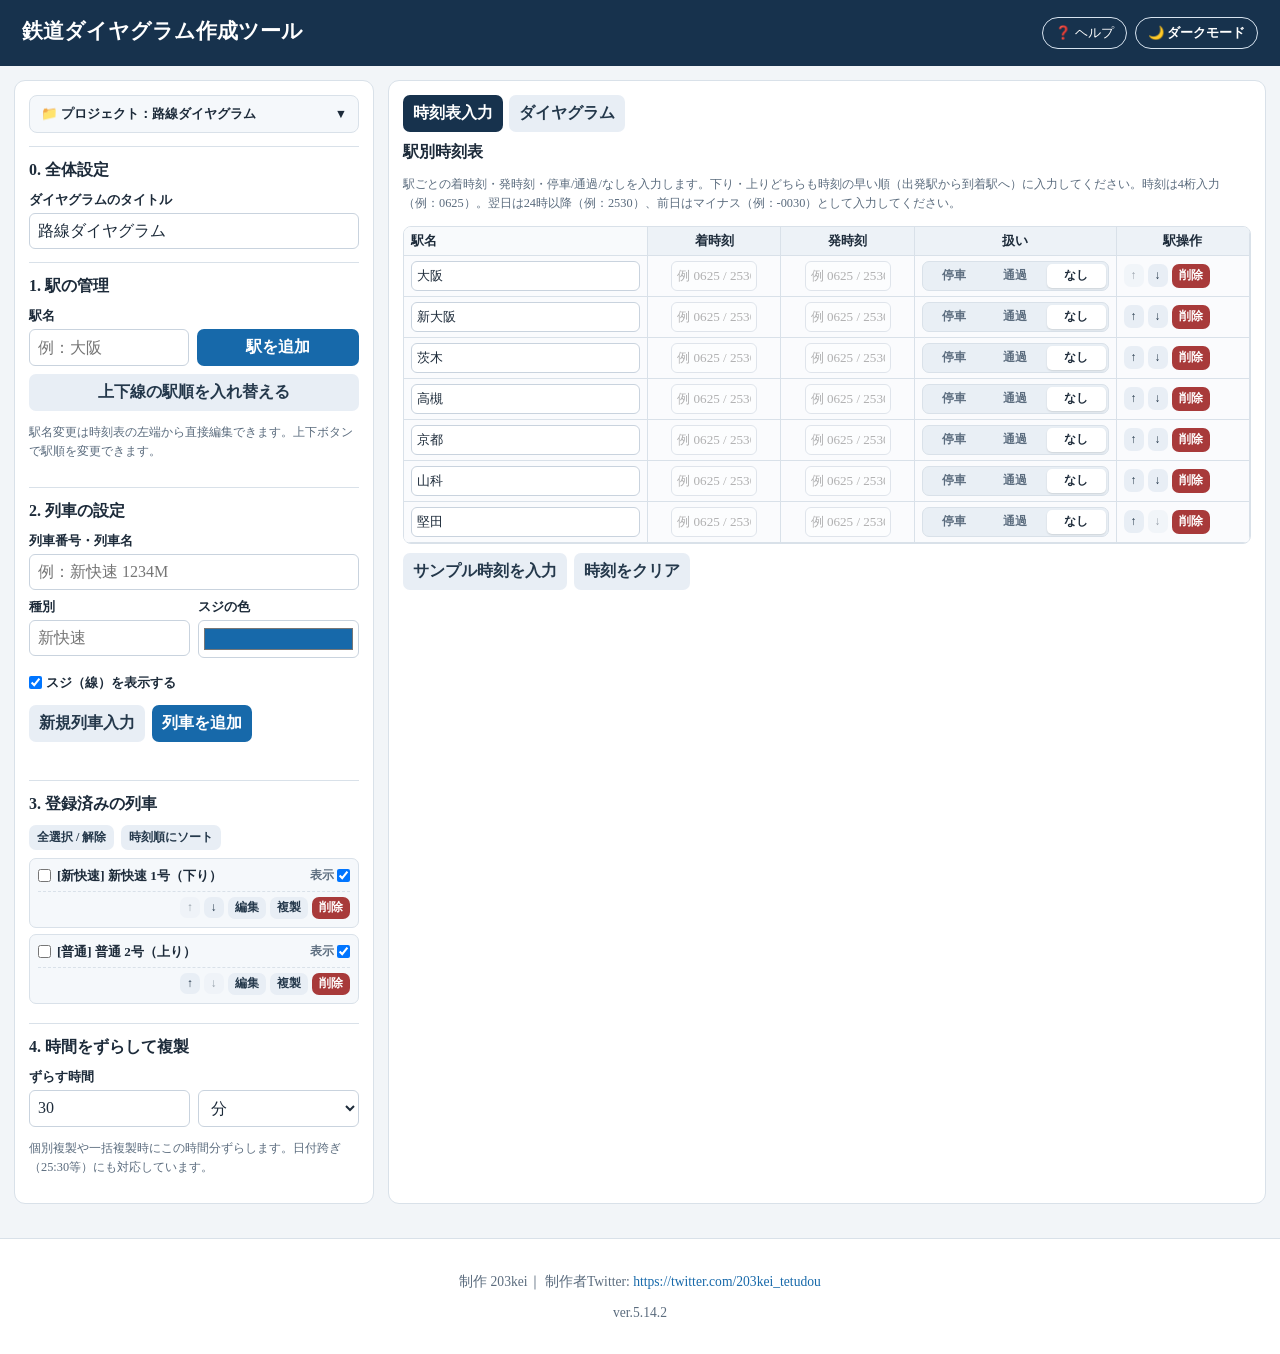
<file: 内部開発5.14.2 (1).html>
<!doctype html>
<html lang="ja">
<head>
<meta charset="utf-8">
<meta name="viewport" content="width=device-width,initial-scale=1">
<title>鉄道ダイヤグラム作成ツール</title>
<style>
:root{--bg:#f2f5f8;--panel:#fff;--text:#1d2b3a;--sub:#5b6c7e;--border:#d9e1e9;--hdr-bg:#17324d;--hdr-text:#fff;--hdr-sub:#d7e3ef;--in-bg:#fff;--in-border:#c9d3de;--th-bg:#edf2f7;--sticky-bg:#f8fafc;--sec-bg:#e8eef5;--sec-text:#24384b;--card:#f5f8fb;--sel-bg:#e0f2fe;--sel-border:#38bdf8;--svg-bg:#fff;--accent:#1769aa;--stop-bg:#eef6ff;--pass-bg:#fff4e6;--none-bg:#fafbfd;--seg-bg:#e9eff5;--pass:#e67e22}
[data-theme="dark"]{--bg:#121820;--panel:#1a232e;--text:#e2e8f0;--sub:#94a3b8;--border:#2e3d4e;--hdr-bg:#0f172a;--hdr-text:#f8fafc;--hdr-sub:#94a3b8;--in-bg:#0f172a;--in-border:#334155;--th-bg:#1e293b;--sticky-bg:#0f172a;--sec-bg:#334155;--sec-text:#f8fafc;--card:#0f172a;--sel-bg:#1e3a5f;--sel-border:#38bdf8;--svg-bg:#0f172a;--accent:#38bdf8;--stop-bg:#16283d;--pass-bg:#2c1d11;--none-bg:#151d26;--seg-bg:#0f172a;--pass:#f59e0b}
*{box-sizing:border-box}
body{margin:0;background:var(--bg);color:var(--text);transition:background .2s,color .2s}
header{background:var(--hdr-bg);color:var(--hdr-text);padding:17px 22px;display:flex;justify-content:space-between;align-items:center}
header h1{margin:0 0 4px;font-size:1.3rem}
main{max-width:1600px;margin:auto;padding:14px;display:grid;grid-template-columns:360px minmax(0,1fr);gap:14px}
.panel,.work{background:var(--panel);border:1px solid var(--border);border-radius:11px;padding:14px;min-width:0}
h2{font-size:1rem;margin:0 0 10px}
label{display:block;font-size:.82rem;font-weight:650;margin:8px 0 4px}
input,select{font:inherit;border:1px solid var(--in-border);border-radius:6px;padding:8px;background:var(--in-bg);color:var(--text);max-width:100%;width:100%}
input[type=color]{height:38px;padding:3px}
input[type=checkbox]{width:auto;cursor:pointer;margin:0}
button{font:inherit;font-weight:650;border:0;border-radius:7px;padding:8px 10px;background:#1769aa;color:#fff;cursor:pointer}
button.secondary{background:var(--sec-bg);color:var(--sec-text)}
button.danger{background:#a83a3a}
button:disabled{opacity:.45;cursor:not-allowed}
.theme-btn{background:transparent;border:1px solid var(--hdr-sub);color:var(--hdr-text);padding:6px 12px;border-radius:20px;font-size:.82rem;cursor:pointer}
.row{display:flex;gap:8px}.row>*{flex:1;min-width:0}
.section{border-bottom:1px solid var(--border);padding-bottom:13px;margin-bottom:13px}
.hint{font-size:.77rem;color:var(--sub);line-height:1.55}
.actions{display:flex;flex-wrap:wrap;gap:7px;margin-top:9px}
#status{font-size:.8rem;min-height:1.4em;margin-top:7px;color:#17623c}[data-theme="dark"] #status{color:#4ade80}
.table-wrap{overflow:auto;-webkit-overflow-scrolling:touch;border:1px solid var(--border);border-radius:8px;max-height:65vh}
table{border-collapse:collapse;width:100%;min-width:650px;font-size:.83rem}
th,td{border-bottom:1px solid var(--border);border-right:1px solid var(--border);padding:5px 7px;text-align:center;white-space:nowrap}
th{position:sticky;top:0;background:var(--th-bg);z-index:1;font-weight:700}
td:first-child,th:first-child{text-align:left;position:sticky;left:0;background:var(--sticky-bg);z-index:2}th:first-child{z-index:3}
td input{min-width:78px;padding:6px 5px;font-size:.82rem}
td .time{width:86px;text-align:center;font-variant-numeric:tabular-nums}
td .time:disabled{opacity:.45;cursor:not-allowed;background:var(--sticky-bg)}
#timeTable tbody tr.kind-stop,#timeTable tbody tr.kind-stop td:first-child{background:var(--stop-bg)}
#timeTable tbody tr.kind-pass,#timeTable tbody tr.kind-pass td:first-child{background:var(--pass-bg)}
#timeTable tbody tr.kind-none,#timeTable tbody tr.kind-none td:first-child{background:var(--none-bg)}
#timeTable tbody tr.kind-none .time{opacity:.55}#timeTable tbody tr.kind-none:focus-within .time{opacity:1}
.kind-seg{display:inline-flex;width:100%;min-width:138px;background:var(--seg-bg);border:1px solid var(--border);border-radius:7px;padding:2px;gap:2px}
.kind-seg button{flex:1;padding:5px 4px;font-size:.74rem;font-weight:700;border-radius:5px;background:transparent;color:var(--sub);line-height:1.15;white-space:nowrap}
.kind-seg button.active[data-kind="stop"]{background:var(--accent);color:#fff}[data-theme="dark"] .kind-seg button.active[data-kind="stop"]{color:#0f172a}
.kind-seg button.active[data-kind="pass"]{background:var(--pass);color:#fff}[data-theme="dark"] .kind-seg button.active[data-kind="pass"]{color:#0f172a}
.kind-seg button.active[data-kind="none"]{background:var(--panel);color:var(--text);box-shadow:0 1px 2px rgba(0,0,0,.12)}
.mob-only{display:none !important}
.tt-header{display:flex;justify-content:space-between;align-items:center;gap:8px;flex-wrap:wrap;margin-bottom:8px}.tt-header h2{margin:0}.tt-tools{gap:6px;flex-wrap:wrap}
.tt-mode-btn{padding:5px 10px;font-size:.76rem;border-radius:6px;border:1px solid var(--border);background:var(--sec-bg);color:var(--sec-text)}
.tt-mode-btn.active{background:var(--accent);color:#fff;border-color:var(--accent)}[data-theme="dark"] .tt-mode-btn.active{color:#0f172a}
.train-card{padding:8px;background:var(--card);border-radius:7px;margin:6px 0;font-size:.82rem;display:flex;flex-direction:column;gap:6px;border:1px solid var(--border);transition:background .15s,border-color .15s}
.train-card.selected{background:var(--sel-bg);border-color:var(--sel-border)}
.train-card-top{display:flex;justify-content:space-between;align-items:center;gap:6px}
.train-card-bottom{display:flex;justify-content:flex-end;align-items:center;gap:4px;border-top:1px dashed var(--border);padding-top:5px}
.train-card button,.bulk-bar button,.proj-card-actions button,.station-tools button{padding:4px 7px;font-size:.74rem}
.train-card button{padding:3px 7px}
.train-card .name{min-width:0;overflow-wrap:anywhere;display:flex;align-items:center;gap:6px;font-weight:600}
.vis-label{display:inline-flex;align-items:center;gap:3px;font-size:.74rem;color:var(--sub);cursor:pointer;margin:0;flex-shrink:0;user-select:none}
.bulk-bar{background:var(--sel-bg);border:1px solid var(--sel-border);padding:8px;border-radius:7px;margin-bottom:8px;display:flex;flex-wrap:wrap;gap:5px;align-items:center;justify-content:space-between;font-size:.78rem}
.bulk-bar[hidden]{display:none}
.proj-toggle{width:100%;display:flex;justify-content:space-between;align-items:center;background:var(--card);color:var(--text);border:1px solid var(--border);padding:9px 11px;border-radius:8px;font-size:.84rem;text-align:left;gap:6px}
.proj-toggle:hover{border-color:var(--accent)}
.proj-toggle-title{min-width:0;overflow:hidden;text-overflow:ellipsis;white-space:nowrap;font-weight:700}
.proj-drawer{margin-top:9px;display:flex;flex-direction:column;gap:7px}.proj-drawer[hidden]{display:none}
.proj-new-btn{width:100%;background:transparent;color:var(--text);border:1.5px dashed var(--in-border);padding:9px;border-radius:8px;font-size:.82rem;text-align:center}
.proj-new-btn:hover{border-color:var(--accent);color:var(--accent);background:var(--card)}
.proj-list{max-height:260px;overflow-y:auto;display:flex;flex-direction:column;gap:6px;padding-right:2px}
.proj-card{padding:9px;background:var(--card);border:1px solid var(--border);border-radius:8px;font-size:.8rem;display:flex;flex-direction:column;gap:5px}
.proj-card.active{background:var(--sel-bg);border-color:var(--sel-border)}
.proj-card-head{display:flex;justify-content:space-between;align-items:flex-start;gap:6px}
.proj-card-title{font-weight:700;word-break:break-word;line-height:1.35}
.proj-card-date{font-size:.72rem;color:var(--sub);white-space:nowrap;flex-shrink:0}
.proj-card-meta{font-size:.74rem;color:var(--sub)}
.proj-card-actions{display:flex;align-items:center;gap:6px;border-top:1px dashed var(--border);padding-top:6px;margin-top:2px}
.proj-active-badge{font-size:.72rem;font-weight:700;color:var(--accent);padding:3px 6px}
#diagramWrap{overflow:auto;-webkit-overflow-scrolling:touch;border:1px solid var(--border);border-radius:8px}
#diagram{display:block;min-width:700px;width:100%;height:auto;background:var(--svg-bg)}
.tabs{display:flex;gap:6px;flex-wrap:wrap;margin-bottom:10px}
.tabs button.active{background:#17324d;color:#fff}[data-theme="dark"] .tabs button.active{background:#38bdf8;color:#0f172a}
.legend{display:flex;gap:12px;flex-wrap:wrap;font-size:.78rem;margin-top:9px}
.swatch{width:18px;height:3px;display:inline-block;vertical-align:middle;margin-right:5px}
.station-tools{display:flex;gap:4px;align-items:center}
.chk-label{display:inline-flex;align-items:center;gap:4px;cursor:pointer;font-size:.82rem;font-weight:650}
footer{text-align:center;padding:20px 14px;font-size:.85rem;color:var(--sub);background:var(--panel);border-top:1px solid var(--border);margin-top:20px}
footer a{color:var(--accent);text-decoration:none}footer a:hover{text-decoration:underline}
.mobile-nav{display:none;position:fixed;bottom:0;left:0;right:0;z-index:100;background:var(--panel);border-top:1px solid var(--border);box-shadow:0 -2px 10px rgba(0,0,0,.08);padding:4px 4px calc(4px + env(safe-area-inset-bottom))}
.mobile-nav button{flex:1;background:transparent;color:var(--sub);border-radius:8px;padding:6px 2px;display:flex;flex-direction:column;align-items:center;justify-content:center;gap:2px;font-size:.71rem;font-weight:600;line-height:1.2}
.mobile-nav button .mob-ico{font-size:1.15rem;line-height:1}
.mobile-nav button.active{color:var(--accent);background:var(--sel-bg);font-weight:700}
@media(max-width:950px){main{grid-template-columns:1fr;padding:9px}header{padding:14px;flex-direction:column;gap:10px;text-align:center}}
@media(max-width:768px){
  body{padding-bottom:76px}.mobile-nav{display:flex}.work>.tabs{display:none}.mob-only{display:inline-flex !important}
  body[data-mob-view="settings"] [data-mob-tab]:not([data-mob-tab="settings"]),body[data-mob-view="input"] [data-mob-tab]:not([data-mob-tab="input"]),body[data-mob-view="list"] [data-mob-tab]:not([data-mob-tab="list"]),body[data-mob-view="diagram"] [data-mob-tab]:not([data-mob-tab="diagram"]),body[data-mob-view="settings"] .work,body[data-mob-view="list"] .work,body[data-mob-view="diagram"] .panel{display:none !important}
  body[data-mob-view="input"] #timetablePane,body[data-mob-view="diagram"] #diagramPane{display:block !important}
  body[data-mob-view="input"] .panel .section[data-mob-tab="input"]{border-bottom:none;padding-bottom:0;margin-bottom:0}
  input,select{font-size:16px !important}
  #timeTable:not(.mob-edit-stations){min-width:0;table-layout:fixed}
  #timeTable:not(.mob-edit-stations) th:nth-child(1),#timeTable:not(.mob-edit-stations) td:nth-child(1){width:28%;white-space:normal;position:static}
  #timeTable:not(.mob-edit-stations) th:nth-child(2),#timeTable:not(.mob-edit-stations) td:nth-child(2){width:21%}
  #timeTable:not(.mob-edit-stations) th:nth-child(3),#timeTable:not(.mob-edit-stations) td:nth-child(3){width:21%}
  #timeTable:not(.mob-edit-stations) th:nth-child(4),#timeTable:not(.mob-edit-stations) td:nth-child(4){width:30%}
  #timeTable:not(.mob-edit-stations) .col-st-ops{display:none}
  #timeTable th,#timeTable td{padding:5px 3px}#timeTable td:first-child,#timeTable th:first-child{padding-left:6px}
  #timeTable tbody tr.kind-none .st-mob-label{color:var(--sub);font-weight:500}
  .st-mob-label{display:block;font-weight:700;font-size:.8rem;line-height:1.25;word-break:break-all}
  td input{min-width:0;font-size:16px !important;padding:6px 4px}
  td .time{width:100%;max-width:74px;padding:6px 2px;font-weight:600}
  td .time::placeholder{font-size:12px;opacity:.45}
  td .time:focus{outline:none;border-color:var(--accent);box-shadow:0 0 0 2px rgba(23,105,170,.22)}
  td .time:disabled{background:transparent;border-color:transparent}
  .kind-seg{min-width:0}
  .kind-seg button{padding:6px 1px;font-size:.7rem}
  .table-wrap{max-height:56vh}
}
</style>
</head>
<body data-mob-view="settings">
<header>
  <div><h1>鉄道ダイヤグラム作成ツール</h1></div>
  <div style="display:flex;gap:8px;align-items:center">
    <a href="https://203kei.github.io/railway-diagram-help/" target="_blank" rel="noopener noreferrer" class="theme-btn" style="text-decoration:none">❓ ヘルプ</a>
    <button id="toggleTheme" class="theme-btn">🌙 ダークモード</button>
  </div>
</header>
<main>
<aside class="panel">
  <div class="section" data-mob-tab="settings">
    <button id="toggleProjects" class="proj-toggle" type="button" aria-expanded="false">
      <span class="proj-toggle-title" id="currentProjLabel">📁 プロジェクト：路線ダイヤグラム</span>
      <span id="projArrow" style="flex-shrink:0;font-size:.78rem">▼</span>
    </button>
    <div id="projDrawer" class="proj-drawer" hidden>
      <button id="newProjectBtn" class="proj-new-btn" type="button">＋ 新規プロジェクト</button>
      <div id="projectList" class="proj-list"></div>
      <p class="hint" style="margin:0">基本、作業内容はブラウザに自動保存されます。</p>
    </div>
  </div>
  <div class="section" data-mob-tab="settings">
    <h2>0. 全体設定</h2>
    <label for="diagramTitle">ダイヤグラムのタイトル</label>
    <input id="diagramTitle" placeholder="例：〇〇線 平日基本ダイヤ" value="路線ダイヤグラム">
  </div>
  <div class="section" data-mob-tab="settings">
    <h2>1. 駅の管理</h2>
    <label for="newStation">駅名</label>
    <div class="row"><input id="newStation" placeholder="例：大阪"><button id="addStation">駅を追加</button></div>
    <div style="margin-top:8px"><button id="reverseStations" class="secondary" style="width:100%">上下線の駅順を入れ替える</button></div>
    <p class="hint">駅名変更は時刻表の左端から直接編集できます。上下ボタンで駅順を変更できます。</p>
  </div>
  <div class="section" data-mob-tab="input">
    <h2>2. 列車の設定</h2>
    <label for="trainName">列車番号・列車名</label><input id="trainName" placeholder="例：新快速 1234M">
    <div class="row">
      <div><label for="trainType">種別</label><input id="trainType" placeholder="新快速"></div>
      <div><label for="trainColor">スジの色</label><input id="trainColor" type="color" value="#1769aa"></div>
    </div>
    <div style="margin-top:8px"><label class="chk-label"><input id="trainVisible" type="checkbox" checked> スジ（線）を表示する</label></div>
    <div class="actions"><button id="newTrain" class="secondary">新規列車入力</button><button id="saveTrain">列車を追加</button><button id="cancelEdit" class="secondary" hidden>編集取消</button></div>
    <div id="status" role="status"></div>
  </div>
  <div class="section" data-mob-tab="list">
    <h2>3. 登録済みの列車</h2>
    <div class="actions" style="margin-bottom:8px">
      <button id="toggleSelectAll" class="secondary" style="padding:4px 8px;font-size:.75rem">全選択 / 解除</button>
      <button id="sortTrainByTime" class="secondary" style="padding:4px 8px;font-size:.75rem">時刻順にソート</button>
    </div>
    <div id="bulkBar" class="bulk-bar" hidden>
      <span id="selectedCount" style="font-weight:bold">0件選択中</span>
      <div style="display:flex;gap:4px;flex-wrap:wrap">
        <button id="bulkMoveUp" class="secondary" title="選択列車を上に移動">▲ 上へ</button>
        <button id="bulkMoveDown" class="secondary" title="選択列車を下に移動">▼ 下へ</button>
        <button id="bulkDuplicate" class="secondary" title="設定した時間ずらして一括複製">一括複製</button>
        <button id="bulkDelete" class="danger" title="選択列車をまとめて削除">一括削除</button>
      </div>
    </div>
    <div id="trainList"></div>
  </div>
  <div data-mob-tab="list">
    <h2>4. 時間をずらして複製</h2>
    <label for="shiftValue">ずらす時間</label>
    <div class="row"><input id="shiftValue" type="number" inputmode="numeric" value="30" step="1"><select id="shiftUnit"><option value="1">分</option><option value="60">時間</option></select></div>
    <p class="hint">個別複製や一括複製時にこの時間分ずらします。日付跨ぎ（25:30等）にも対応しています。</p>
  </div>
</aside>
<section class="work">
  <div class="tabs"><button id="tabTimetable" class="active">時刻表入力</button><button id="tabDiagram" class="secondary">ダイヤグラム</button></div>
  <section id="timetablePane" data-mob-tab="input">
    <div class="tt-header">
      <h2>駅別時刻表</h2>
      <div class="tt-tools mob-only">
        <button id="mobReverseStations" type="button" class="tt-mode-btn" title="上下線の駅順を入れ替える">⇅ 上下線入替</button>
        <button id="toggleMobStationEdit" type="button" class="tt-mode-btn">⚙️ 駅順・駅名編集</button>
      </div>
    </div>
    <p class="hint">駅ごとの着時刻・発時刻・停車/通過/なしを入力します。下り・上りどちらも時刻の早い順（出発駅から到着駅へ）に入力してください。時刻は4桁入力（例：0625）。翌日は24時以降（例：2530）、前日はマイナス（例：-0030）として入力してください。</p>
    <div class="table-wrap"><table id="timeTable"><thead><tr><th>駅名</th><th>着時刻</th><th>発時刻</th><th>扱い</th><th class="col-st-ops">駅操作</th></tr></thead><tbody></tbody></table></div>
    <div class="actions">
      <button id="saveTrainBottom" class="mob-only">列車を追加</button>
      <button id="fillDemo" class="secondary">サンプル時刻を入力</button>
      <button id="clearTimes" class="secondary">時刻をクリア</button>
    </div>
  </section>
  <section id="diagramPane" data-mob-tab="diagram" hidden>
    <div class="row" style="align-items:end;flex-wrap:wrap">
      <div><h2>ダイヤグラム</h2><small class="hint">横軸：時刻 ／ 縦軸：駅</small></div>
      <div><label for="startTime">表示開始</label><input id="startTime" type="text" inputmode="tel" value="0500" maxlength="8"></div>
      <div><label for="endTime">表示終了</label><input id="endTime" type="text" inputmode="tel" value="2400" maxlength="8"></div>
      <div style="flex:0 0 auto"><button id="redraw" class="secondary">更新</button></div>
    </div>
    <div class="actions">
      <button id="saveJson">JSON保存</button><button id="loadJson" class="secondary">JSON読み込み</button><input id="jsonFile" type="file" accept=".json,application/json" hidden>
      <button id="saveSvg" class="secondary">SVG保存</button><button id="saveCsv" class="secondary">CSV保存</button><button id="savePng" class="secondary">PNG保存</button>
    </div>
    <div id="diagramWrap"><svg id="diagram" xmlns="http://www.w3.org/2000/svg" role="img" aria-label="鉄道ダイヤグラム"></svg></div>
    <div id="legend" class="legend"></div>
  </section>
</section>
</main>
<nav id="mobileNav" class="mobile-nav" aria-label="モバイル表示切り替え">
  <button type="button" data-mob-target="settings" class="active" aria-current="page"><span class="mob-ico">⚙️</span><span>駅・設定</span></button>
  <button type="button" data-mob-target="input" aria-current="false"><span class="mob-ico">🕒</span><span>列車・時刻</span></button>
  <button type="button" data-mob-target="list" aria-current="false"><span class="mob-ico">🚃</span><span>列車一覧</span></button>
  <button type="button" data-mob-target="diagram" aria-current="false"><span class="mob-ico">📈</span><span>ダイヤ</span></button>
</nav>
<footer><p>制作 203kei｜ 制作者Twitter: <a href="https://twitter.com/203kei_tetudou" target="_blank" rel="noopener noreferrer">https://twitter.com/203kei_tetudou</a></p><p>ver.5.14.2</p></footer>
<script>
(()=>{
'use strict';
const VER='5.14.2';
const $=id=>document.getElementById(id),NS='http://www.w3.org/2000/svg';
const STORAGE_KEY='railway_diagram_projects_v5';
let stations=[],trains=[],editingId=null,formRows=[],isReversed=false,theme='light';
let selectedTrainIds=new Set(),projects=[],activeProjectId=null;
let mobStationEditMode=false,lastIsMob=window.innerWidth<=768;

const isMob=()=>window.innerWidth<=768;
function uid(){return 'v5_'+Date.now().toString(36)+'_'+Math.random().toString(36).slice(2,9)}
function todayStr(){const d=new Date();return d.getFullYear()+'/'+String(d.getMonth()+1).padStart(2,'0')+'/'+String(d.getDate()).padStart(2,'0')}

function el(tag,props,...children){
 const e=document.createElement(tag);
 if(props)for(const[k,v]of Object.entries(props)){
  if(v==null||v===false)continue;
  if(k==='class')e.className=v;
  else if(k==='dataset')Object.assign(e.dataset,v);
  else if(k==='style')e.style.cssText=v;
  else if(k.startsWith('on'))e[k]=v;
  else if(k in e&&k!=='list')e[k]=v;
  else e.setAttribute(k,v);
 }
 for(const c of children)if(c!=null&&c!==false)e.append(c);
 return e;
}

function applyTheme(t){
 if(t!=='dark'&&t!=='light')return;
 theme=t;
 document.documentElement.setAttribute('data-theme',theme);
 $('toggleTheme').textContent=theme==='dark'?'☀️ ライトモード':'🌙 ダークモード';
}

function writeStorage(){localStorage.setItem(STORAGE_KEY,JSON.stringify({activeId:activeProjectId,theme,projects}))}

function saveToStorage(){
 try{
  if(!activeProjectId)return;
  const idx=projects.findIndex(p=>p.id===activeProjectId);
  const snapshot={
   id:activeProjectId,title:$('diagramTitle').value,updatedAt:todayStr(),isReversed,
   startTime:$('startTime').value,endTime:$('endTime').value,
   stations:stations.map(s=>({id:s.id,name:s.name})),
   trains:trains.map(t=>({id:t.id,name:t.name,type:t.type,color:t.color,visible:t.visible!==false,points:t.points.map(p=>({station:p.station,arr:p.arr,dep:p.dep,kind:p.kind}))}))
  };
  if(idx>=0)projects[idx]=snapshot;else projects.unshift(snapshot);
  writeStorage();drawProjectList();
 }catch(e){console.warn('localStorage保存エラー:',e)}
}

function commit(msg,bad=false){render();saveToStorage();if(msg)status(msg,bad)}

function loadFromStorage(){
 try{
  const parsed=JSON.parse(localStorage.getItem(STORAGE_KEY)||'null');
  if(!parsed||!Array.isArray(parsed.projects)||!parsed.projects.length)return false;
  projects=parsed.projects;
  applyTheme(parsed.theme);
  applyProjectData(projects.find(p=>p.id===parsed.activeId)||projects[0]);
  return true;
 }catch(e){console.warn('localStorage読み込みエラー:',e);return false}
}

function applyProjectData(p){
 activeProjectId=p.id;
 $('diagramTitle').value=p.title||'路線ダイヤグラム';
 isReversed=!!p.isReversed;
 $('startTime').value=p.startTime||'0500';
 $('endTime').value=p.endTime||'2400';
 stations=Array.isArray(p.stations)?p.stations.map(s=>({id:s.id||uid(),name:s.name})):[];
 trains=Array.isArray(p.trains)?p.trains.map(t=>({
  id:t.id||uid(),name:t.name,type:t.type||'',color:safeColor(t.color),visible:t.visible!==false,
  points:Array.isArray(t.points)?t.points.map(pt=>({...pt})):[]
 })):[];
 selectedTrainIds.clear();resetForm();drawProjectList();
}

function switchProject(id){
 if(id===activeProjectId)return;
 saveToStorage();
 const target=projects.find(p=>p.id===id);
 if(!target)return;
 applyProjectData(target);render();
 status('プロジェクト「'+(target.title||'無題')+'」を開きました。');
}

function createNewProject(){
 saveToStorage();
 const newProj={
  id:uid(),title:'新規路線ダイヤグラム',updatedAt:todayStr(),isReversed:false,
  startTime:'0500',endTime:'2400',
  stations:[{id:uid(),name:'始発駅'},{id:uid(),name:'終着駅'}],trains:[]
 };
 projects.unshift(newProj);applyProjectData(newProj);render();
 status('新しいプロジェクトを作成しました。');
}

function deleteProject(id){
 const target=projects.find(p=>p.id===id);
 if(!target)return;
 if(projects.length<=1){alert('[E1003] 最後のプロジェクトは削除できません。「＋ 新規プロジェクト」を作成してから削除してください。');return}
 if(!confirm('プロジェクト「'+(target.title||'無題')+'」を削除しますか？'))return;
 projects=projects.filter(p=>p.id!==id);
 if(activeProjectId===id){applyProjectData(projects[0]);render()}else drawProjectList();
 writeStorage();status('プロジェクトを削除しました。');
}

function drawProjectList(){
 const curTitle=($('diagramTitle').value||'').trim()||'無題のプロジェクト';
 $('currentProjLabel').textContent='📁 プロジェクト：'+curTitle;
 $('projectList').replaceChildren(...projects.map(p=>{
  const act=p.id===activeProjectId;
  const stCount=act?stations.length:(p.stations?p.stations.length:0);
  const trCount=act?trains.length:(p.trains?p.trains.length:0);
  return el('div',{class:'proj-card'+(act?' active':'')},
   el('div',{class:'proj-card-head'},
    el('span',{class:'proj-card-title'},act?curTitle:(p.title||'無題のプロジェクト')),
    el('span',{class:'proj-card-date'},p.updatedAt||todayStr())
   ),
   el('div',{class:'proj-card-meta'},'駅数: '+stCount+'駅 ／ 列車数: '+trCount+'本'),
   el('div',{class:'proj-card-actions'},
    act?el('span',{class:'proj-active-badge'},'● 編集中'):el('button',{type:'button',onclick:()=>switchProject(p.id)},'開く'),
    el('button',{type:'button',class:'secondary',style:'margin-left:auto',onclick:()=>deleteProject(p.id)},'削除')
   )
  );
 }));
}

function parseTime(v){
 if(v==null||String(v).trim()==='')return null;
 let s=String(v).trim().replace(':',''),neg=false;
 if(s.startsWith('-')){neg=true;s=s.slice(1)}
 if(!/^\d{1,5}$/.test(s))return NaN;
 const p=s.padStart(4,'0'),h=Number(p.slice(0,p.length-2)),m=Number(p.slice(p.length-2));
 if(m>=60)return NaN;
 const total=h*60+m;
 return neg?-total:total;
}

function format(n){
 if(n==null)return '';
 const neg=n<0,a=Math.abs(n);
 return (neg?'-':'')+String(Math.floor(a/60)).padStart(2,'0')+':'+String(a%60).padStart(2,'0');
}

function inputFormat(v){const n=parseTime(v);return Number.isNaN(n)?v:n==null?'':format(n)}
function download(blob,name){const u=URL.createObjectURL(blob),a=el('a',{href:u,download:name});document.body.append(a);a.click();a.remove();setTimeout(()=>URL.revokeObjectURL(u),1200)}
function status(s,bad=false){$('status').textContent=s;$('status').style.color=bad?(theme==='dark'?'#f87171':'#a33'):(theme==='dark'?'#4ade80':'#17623c')}
function freshRow(){return {arr:'',dep:'',kind:'none'}}
function makeRows(){formRows=stations.map(freshRow);drawTable()}
function syncSaveBtnLabel(){const l=editingId?'変更を保存':'列車を追加';$('saveTrain').textContent=l;$('saveTrainBottom').textContent=l}
function resetForm(){editingId=null;$('trainName').value='';$('trainType').value='';$('trainColor').value='#1769aa';$('trainVisible').checked=true;makeRows();syncSaveBtnLabel();$('cancelEdit').hidden=true}

function rowToMinutes(r){
 const a=parseTime(r.arr),d=parseTime(r.dep);
 if(Number.isNaN(a)||Number.isNaN(d))return {error:true};
 if(r.kind==='none')return {arr:null,dep:null,kind:'none'};
 if(r.kind==='pass'){const t=d??a;return {arr:t,dep:t,kind:'pass'}}
 if(a==null&&d==null)return {error:true};
 return {arr:a??d,dep:d??a,kind:'stop'};
}

function saveTrain(){
 const name=$('trainName').value.trim();if(!name){status('[E2001] 列車番号・列車名を入力してください。',true);return}
 const points=formRows.map((r,i)=>({station:stations[i].name,...rowToMinutes(r)}));
 if(points.some(p=>p.error)){status('[E2002] 時刻を正しい形式で入力してください。',true);return}
 if(points.filter(p=>p.kind!=='none'&&(p.arr!=null||p.dep!=null)).length<2){status('[E2003] 時刻が入力されている駅が2駅以上必要です。',true);return}
 const wasEdit=!!editingId;
 const t={id:editingId||uid(),name,type:$('trainType').value.trim(),color:$('trainColor').value,visible:$('trainVisible').checked,points};
 if(editingId)trains=trains.map(x=>x.id===editingId?t:x);else trains.push(t);
 resetForm();commit(wasEdit?'列車を更新しました。':'列車を追加しました。');
}

function editTrain(id){
 const t=trains.find(x=>x.id===id);if(!t)return;
 editingId=id;$('trainName').value=t.name;$('trainType').value=t.type||'';$('trainColor').value=t.color||'#1769aa';$('trainVisible').checked=t.visible!==false;
 formRows=stations.map(s=>{
  const p=t.points.find(p=>p.station===s.name);
  if(!p)return freshRow();
  const kind=p.kind||'stop';
  if(kind==='pass'){const pt=p.dep??p.arr;return {arr:'',dep:pt==null?'':format(pt),kind:'pass'}}
  return {arr:p.arr==null?'':format(p.arr),dep:p.dep==null?'':format(p.dep),kind};
 });
 drawTable();syncSaveBtnLabel();$('cancelEdit').hidden=false;status('編集中：'+t.name);showTab('timetable');
 if(isMob())window.scrollTo({top:0,behavior:'smooth'});
}

function deleteTrain(id){
 const t=trains.find(x=>x.id===id);if(!t||!confirm(t.name+'を削除しますか？'))return;
 trains=trains.filter(x=>x.id!==id);selectedTrainIds.delete(id);
 if(editingId===id)resetForm();commit('列車を削除しました。');
}

function moveTrain(index,delta){
 const target=index+delta;if(target<0||target>=trains.length)return;
 [trains[index],trains[target]]=[trains[target],trains[index]];commit();
}

function sortTrainByTime(){
 const firstTime=t=>{
  const times=t.points.filter(p=>p.kind!=='none').map(p=>p.arr??p.dep).filter(v=>v!=null);
  return times.length?Math.min(...times):Infinity;
 };
 trains.sort((a,b)=>firstTime(a)-firstTime(b));
 commit('列車を始発時刻順に並び替えました。');
}

function toggleTrainVisibility(id){
 const t=trains.find(x=>x.id===id);if(!t)return;
 t.visible=!(t.visible!==false);commit();
}

function getShiftMinutes(){
 const raw=Number($('shiftValue').value),unit=Number($('shiftUnit').value);
 if(!Number.isFinite(raw)||!Number.isInteger(raw)){alert('[E3001] ずらす時間を整数で入力してください。');return null}
 return raw*unit;
}

function shiftClone(t,shift){
 return {...t,id:uid(),name:t.name+'（複製）',points:t.points.map(p=>({...p,arr:p.arr==null?null:p.arr+shift,dep:p.dep==null?null:p.dep+shift}))};
}

function duplicateTrain(id){
 const orig=trains.find(t=>t.id===id);if(!orig)return;
 const shift=getShiftMinutes();if(shift==null)return;
 trains.push(shiftClone(orig,shift));
 commit(orig.name+'を'+(shift>=0?'+':'')+shift+'分ずらして複製しました。');
}

function toggleSelectTrain(id){
 if(selectedTrainIds.has(id))selectedTrainIds.delete(id);else selectedTrainIds.add(id);
 drawList();
}

function toggleSelectAll(){
 if(!trains.length)return;
 if(selectedTrainIds.size===trains.length)selectedTrainIds.clear();
 else trains.forEach(t=>selectedTrainIds.add(t.id));
 drawList();
}

function bulkMoveTrains(delta){
 if(!selectedTrainIds.size)return;
 if(delta<0){
  for(let i=1;i<trains.length;i++)if(selectedTrainIds.has(trains[i].id)&&!selectedTrainIds.has(trains[i-1].id))[trains[i],trains[i-1]]=[trains[i-1],trains[i]];
 }else{
  for(let i=trains.length-2;i>=0;i--)if(selectedTrainIds.has(trains[i].id)&&!selectedTrainIds.has(trains[i+1].id))[trains[i],trains[i+1]]=[trains[i+1],trains[i]];
 }
 commit();
}

function bulkDuplicateTrains(){
 if(!selectedTrainIds.size)return;
 const shift=getShiftMinutes();if(shift==null)return;
 const copies=trains.filter(t=>selectedTrainIds.has(t.id)).map(t=>shiftClone(t,shift));
 trains.push(...copies);
 commit(copies.length+'件の列車を'+(shift>=0?'+':'')+shift+'分ずらして一括複製しました。');
}

function bulkDeleteTrains(){
 const count=selectedTrainIds.size;if(!count)return;
 if(!confirm('選択した '+count+' 件の列車をまとめて削除しますか？'))return;
 trains=trains.filter(t=>!selectedTrainIds.has(t.id));
 if(editingId&&selectedTrainIds.has(editingId))resetForm();
 selectedTrainIds.clear();commit(count+'件の列車を一括削除しました。');
}

function drawList(){
 const list=$('trainList'),validIds=new Set(trains.map(t=>t.id));
 for(const id of selectedTrainIds)if(!validIds.has(id))selectedTrainIds.delete(id);
 $('bulkBar').hidden=selectedTrainIds.size===0;
 if(!$('bulkBar').hidden)$('selectedCount').textContent=selectedTrainIds.size+'件選択中';
 if(!trains.length){list.replaceChildren('列車はまだありません。');list.className='hint';return}
 list.className='';
 list.replaceChildren(...trains.map((t,i)=>{
  const isSel=selectedTrainIds.has(t.id);
  return el('div',{class:'train-card'+(isSel?' selected':'')},
   el('div',{class:'train-card-top'},
    el('span',{class:'name'},
     el('input',{type:'checkbox',checked:isSel,title:'一括操作用に選択',onchange:()=>toggleSelectTrain(t.id)}),
     (t.type?'['+t.type+'] ':'')+t.name
    ),
    el('label',{class:'vis-label',title:'ダイヤグラムへの表示切り替え'},
     '表示 ',
     el('input',{type:'checkbox',checked:t.visible!==false,onchange:()=>toggleTrainVisibility(t.id)})
    )
   ),
   el('div',{class:'train-card-bottom'},
    el('button',{class:'secondary',disabled:i===0,title:'上に移動',onclick:()=>moveTrain(i,-1)},'↑'),
    el('button',{class:'secondary',disabled:i===trains.length-1,title:'下に移動',onclick:()=>moveTrain(i,1)},'↓'),
    el('button',{class:'secondary',onclick:()=>editTrain(t.id)},'編集'),
    el('button',{class:'secondary',onclick:()=>duplicateTrain(t.id)},'複製'),
    el('button',{class:'danger',onclick:()=>deleteTrain(t.id)},'削除')
   )
  );
 }));
}

function updateRowTimeState(arrInput,depInput,row){
 const mob=isMob();
 if(row.kind==='pass'){
  arrInput.disabled=true;
  arrInput.placeholder=mob?'通過':'通過（入力不可）';
  depInput.placeholder=mob?'通過時刻':'例 0625 / 2530';
  return;
 }
 arrInput.disabled=false;
 if(mob){
  const fa=row.arr?inputFormat(row.arr):'',fd=row.dep?inputFormat(row.dep):'';
  arrInput.placeholder=fd&&!fa?fd:'0625';
  depInput.placeholder=fa&&!fd?fa:'0626';
 }else{
  arrInput.placeholder='例 0625 / 2530';
  depInput.placeholder='例 0625 / 2530';
 }
}

function setRowKind(tr,kindSeg,arrInput,depInput,row,newKind){
 if(newKind==='pass'&&!row.dep&&row.arr){row.dep=row.arr;row.arr='';arrInput.value='';depInput.value=row.dep}
 row.kind=newKind;
 tr.className='kind-'+newKind;
 kindSeg.querySelectorAll('button').forEach(b=>b.classList.toggle('active',b.dataset.kind===newKind));
 updateRowTimeState(arrInput,depInput,row);
}

function focusNextTimeInput(cur){
 const inputs=Array.from($('timeTable').querySelectorAll('input.time:not(:disabled)'));
 const idx=inputs.indexOf(cur);
 if(idx>=0&&idx+1<inputs.length){inputs[idx+1].focus();inputs[idx+1].select()}
}

function drawTable(){
 const mob=isMob(),table=$('timeTable');
 table.classList.toggle('mob-edit-stations',mob&&mobStationEditMode);
 table.querySelector('tbody').replaceChildren(...stations.map((s,i)=>{
  const r=formRows[i]||freshRow(),inputs={};
  const tr=el('tr',{class:'kind-'+r.kind});

  const nameCell=(!mob||mobStationEditMode)
   ?el('input',{value:s.name,'aria-label':'駅名',onchange:e=>renameStation(s.id,e.target.value)})
   :el('span',{class:'st-mob-label'},s.name);
  tr.append(el('td',null,nameCell));

  const kindSeg=el('div',{class:'kind-seg'},
   ...[['stop','停車'],['pass','通過'],['none','なし']].map(([v,l])=>
    el('button',{type:'button',class:r.kind===v?'active':'',dataset:{kind:v},onclick:()=>setRowKind(tr,kindSeg,inputs.arr,inputs.dep,formRows[i],v)},l)
   )
  );

  ['arr','dep'].forEach(key=>{
   const inp=el('input',{
    class:'time',inputMode:'tel',value:r[key],'aria-label':s.name+(key==='arr'?' 着時刻':' 発時刻'),
    oninput:()=>{
     const val=inp.value;formRows[i][key]=val;
     if(val.trim()!==''&&formRows[i].kind==='none')setRowKind(tr,kindSeg,inputs.arr,inputs.dep,formRows[i],'stop');
     updateRowTimeState(inputs.arr,inputs.dep,formRows[i]);
     if(isMob()){
      const clean=val.trim();
      if((/^\d{4}$/.test(clean)||/^-\d{4}$/.test(clean))&&!Number.isNaN(parseTime(clean))){
       const fmt=inputFormat(clean);inp.value=fmt;formRows[i][key]=fmt;
       updateRowTimeState(inputs.arr,inputs.dep,formRows[i]);
       focusNextTimeInput(inp);
      }
     }
    },
    onblur:()=>{
     if(inp.value){const v=inputFormat(inp.value);inp.value=v;formRows[i][key]=v}
     updateRowTimeState(inputs.arr,inputs.dep,formRows[i]);
    }
   });
   inputs[key]=inp;
   tr.append(el('td',null,inp));
  });

  tr.append(el('td',null,kindSeg));
  updateRowTimeState(inputs.arr,inputs.dep,r);

  tr.append(el('td',{class:'col-st-ops'},
   el('div',{class:'station-tools'},
    el('button',{class:'secondary',disabled:i===0,onclick:()=>moveStation(i,-1)},'↑'),
    el('button',{class:'secondary',disabled:i===stations.length-1,onclick:()=>moveStation(i,1)},'↓'),
    el('button',{class:'danger',onclick:()=>deleteStation(s.id)},'削除')
   )
  ));
  return tr;
 }));
}

function renameStation(id,value){
 const name=value.trim();if(!name){alert('[E1001] 駅名を空欄にはできません。');drawTable();return}
 if(stations.some(s=>s.id!==id&&s.name===name)){alert('[E1002] 同じ駅名は重複して登録できません。');drawTable();return}
 const s=stations.find(x=>x.id===id);if(!s)return;const old=s.name;s.name=name;
 trains.forEach(t=>t.points.forEach(p=>{if(p.station===old)p.station=name}));
 drawTable();renderDiagram();saveToStorage();
}

function addStation(){
 const name=$('newStation').value.trim();if(!name)return;
 if(stations.some(s=>s.name===name)){alert('[E1002] 同じ駅名は重複して登録できません。');return}
 stations.push({id:uid(),name});$('newStation').value='';formRows.push(freshRow());
 commit(name+'を追加しました。');
}

function reverseStations(){
 if(stations.length<2){status('駅が2駅以上あるときに入れ替えられます。',true);return}
 stations.reverse();formRows.reverse();isReversed=!isReversed;
 commit('駅順（上下線）を反転しました。');
}

function deleteStation(id){
 const s=stations.find(x=>x.id===id);if(!s)return;
 if(!confirm(s.name+'を削除しますか？登録済み列車の該当駅データも削除されます。'))return;
 const idx=stations.findIndex(x=>x.id===id);stations.splice(idx,1);
 trains.forEach(t=>t.points=t.points.filter(p=>p.station!==s.name));formRows.splice(idx,1);
 commit(s.name+'を削除しました。');
}

function moveStation(index,delta){
 const target=index+delta;if(target<0||target>=stations.length)return;
 [stations[index],stations[target]]=[stations[target],stations[index]];
 [formRows[index],formRows[target]]=[formRows[target],formRows[index]];
 commit();
}

function svgTag(tag,attrs,text){
 const a=Object.entries(attrs).map(([k,v])=>k+'="'+v+'"').join(' ');
 return text!=null?'<'+tag+' '+a+'>'+text+'</'+tag+'>':'<'+tag+' '+a+'/>';
}

function renderDiagram(){
 const svg=$('diagram'),start=parseTime($('startTime').value),end=parseTime($('endTime').value);
 if(start==null||end==null||Number.isNaN(start)||Number.isNaN(end)||end<=start){svg.innerHTML='<text x="20" y="35" fill="#a33">[E4001] 表示時刻を確認してください（終了は開始より後）。</text>';return}
 const W=1150,L=145,R=75,T=70,B=55,ph=Math.max(350,stations.length*58),H=T+ph+B,pw=W-L-R;
 const x=t=>L+(t-start)/(end-start)*pw,y=i=>T+(stations.length<2?0:i*ph/(stations.length-1));
 const dk=theme==='dark',gridColor=dk?'#334155':'#dce3eb',stLine=dk?'#475569':'#cbd5df',txtColor=dk?'#cbd5e1':'#24364a',subColor=dk?'#94a3b8':'#425466';

 let z=svgTag('rect',{width:W,height:H,fill:dk?'#0f172a':'white'});
 z+=svgTag('text',{x:W/2,y:32,'text-anchor':'middle','font-size':18,'font-weight':'bold',fill:txtColor},escapeXML($('diagramTitle').value.trim()||'路線ダイヤグラム'));

 const step=(end-start)>360?60:30;
 for(let t=Math.ceil(start/step)*step;t<=end;t+=step){
  const xx=x(t);
  z+=svgTag('line',{x1:xx,y1:T,x2:xx,y2:T+ph,stroke:gridColor})+svgTag('text',{x:xx,y:T-12,'text-anchor':'middle','font-size':12,fill:subColor},format(t));
 }
 stations.forEach((s,i)=>{
  const yy=y(i),nm=escapeXML(s.name);
  z+=svgTag('line',{x1:L,y1:yy,x2:W-R,y2:yy,stroke:stLine})
   +svgTag('text',{x:L-12,y:yy+4,'text-anchor':'end','font-size':12,fill:txtColor},nm)
   +svgTag('text',{x:W-R+12,y:yy+4,'text-anchor':'start','font-size':12,fill:txtColor},nm);
 });

 if(stations.length>=2){
  const cDown=isReversed?(dk?'#fb923c':'#d35400'):(dk?'#38bdf8':'#1769aa');
  const cUp=isReversed?(dk?'#38bdf8':'#1769aa'):(dk?'#fb923c':'#d35400');
  z+=svgTag('text',{x:35,y:T-12,'text-anchor':'middle','font-size':11,'font-weight':'bold',fill:cDown},isReversed?'上り ↓':'下り ↓')
   +svgTag('text',{x:35,y:T-25,'text-anchor':'middle','font-size':11,'font-weight':'bold',fill:cUp},isReversed?'↑ 下り':'↑ 上り');
 }

 trains.forEach(t=>{
  if(t.visible===false)return;
  const nodes=[];
  t.points.forEach(p=>{
   const idx=stations.findIndex(s=>s.name===p.station);
   if(idx<0||p.kind==='none')return;
   const yPos=y(idx),arrT=p.arr,depT=p.dep;
   if(arrT!=null&&depT!=null&&arrT!==depT&&p.kind==='stop'){
    nodes.push({time:arrT,x:x(arrT),y:yPos,kind:p.kind},{time:depT,x:x(depT),y:yPos,kind:p.kind});
   }else{
    const tv=arrT??depT;
    if(tv!=null)nodes.push({time:tv,x:x(tv),y:yPos,kind:p.kind});
   }
  });
  if(nodes.length<2)return;
  nodes.sort((a,b)=>a.time-b.time);
  const inRange=nodes.filter(n=>n.time>=start&&n.time<=end),col=safeColor(t.color);
  if(inRange.length>=2)z+=svgTag('polyline',{points:inRange.map(n=>n.x+','+n.y).join(' '),fill:'none',stroke:col,'stroke-width':'2.4','stroke-linejoin':'round'});
  inRange.forEach(n=>{
   z+=n.kind==='pass'
    ?svgTag('path',{d:'M '+(n.x-4)+' '+(n.y-4)+' L '+(n.x+4)+' '+(n.y+4)+' M '+(n.x-4)+' '+(n.y+4)+' L '+(n.x+4)+' '+(n.y-4),stroke:col,'stroke-width':2})
    :svgTag('circle',{cx:n.x,cy:n.y,r:3,fill:col});
  });
  if(inRange.length){
   const last=inRange[inRange.length-1],anchor=last.x+70>W-R?'end':'start';
   const lx=anchor==='end'?Math.min(W-R-5,last.x-7):Math.min(W-R-10,Math.max(L+5,last.x+7));
   z+=svgTag('text',{x:lx,y:last.y-7,'text-anchor':anchor,'font-size':11,fill:col},escapeXML(t.name));
  }
 });

 svg.setAttribute('viewBox','0 0 '+W+' '+H);svg.setAttribute('width',W);svg.setAttribute('height',H);svg.innerHTML=z;
 $('legend').replaceChildren(...trains.filter(t=>t.visible!==false).map(t=>
  el('span',null,el('i',{class:'swatch',style:'background:'+safeColor(t.color)}),(t.type?'['+t.type+'] ':'')+t.name)
 ));
}

function safeColor(c){return /^#[0-9a-f]{6}$/i.test(c||'')?c:'#1769aa'}
function escapeXML(v){return String(v).replace(/[<>&"']/g,c=>({'<':'&lt;','>':'&gt;','&':'&amp;','"':'&quot;',"'":'&apos;'}[c]))}
function render(){drawList();drawTable();renderDiagram()}

function setMobileView(view){
 document.body.setAttribute('data-mob-view',view);
 document.querySelectorAll('#mobileNav button').forEach(btn=>{
  const act=btn.dataset.mobTarget===view;
  btn.classList.toggle('active',act);btn.setAttribute('aria-current',act?'page':'false');
 });
 if(view==='input'||view==='diagram'){
  const tt=view==='input';
  $('timetablePane').hidden=!tt;$('diagramPane').hidden=tt;
  $('tabTimetable').className=tt?'active':'secondary';$('tabDiagram').className=tt?'secondary':'active';
  if(!tt)renderDiagram();
 }
}

function showTab(which){setMobileView(which==='timetable'?'input':'diagram')}
function toggleTheme(){applyTheme(theme==='light'?'dark':'light');renderDiagram();saveToStorage()}

function exportJSON(){
 const title=$('diagramTitle').value.trim()||'路線ダイヤグラム';
 const data={version:VER,title:$('diagramTitle').value,isReversed,theme,stations:stations.map(s=>({name:s.name})),trains:trains.map(t=>({id:t.id,name:t.name,type:t.type,color:t.color,visible:t.visible!==false,points:t.points.map(p=>({station:p.station,arr:p.arr,dep:p.dep,kind:p.kind}))}))};
 download(new Blob([JSON.stringify(data,null,2)],{type:'application/json'}),title+'.json');
}

function normalizeLoaded(d){
 if(!d||!Array.isArray(d.stations)||!Array.isArray(d.trains))throw Error('[E5001] JSONの形式が違います。');
 isReversed=!!d.isReversed;
 if(d.title)$('diagramTitle').value=d.title;
 applyTheme(d.theme);
 const ss=d.stations.map(s=>({id:uid(),name:String(typeof s==='string'?s:(s.name??'')).trim()}));
 if(ss.some(s=>!s.name))throw Error('[E5002] 駅名が空欄のデータがあります。');
 if(new Set(ss.map(s=>s.name)).size!==ss.length)throw Error('[E5003] 駅名が重複しています。');
 const ts=d.trains.map(t=>{
  const points=Array.isArray(t.points)
   ?ss.map(s=>{const p=t.points.find(p=>p.station===s.name)||{};return {station:s.name,arr:finiteOrNull(p.arr),dep:finiteOrNull(p.dep),kind:['none','stop','pass'].includes(p.kind)?p.kind:'stop'}})
   :ss.map(s=>{const v=t.stops?.[s.name]??t.stops?.[s.name+',路線未設定']??null,n=typeof v==='string'?parseTime(v):v;return {station:s.name,arr:null,dep:finiteOrNull(n),kind:n==null?'none':'stop'}});
  return {id:uid(),name:String(t.name||'無名列車'),type:String(t.type||''),color:safeColor(t.color),visible:t.visible!==false,points};
 });
 return {stations:ss,trains:ts};
}

function finiteOrNull(v){return typeof v==='number'&&Number.isFinite(v)?v:null}
async function loadJSON(e){
 const f=e.target.files[0];if(!f)return;
 try{
  let d;try{d=JSON.parse(await f.text())}catch(_){throw Error('[E5004] JSONファイルの構文が壊れています。')}
  const n=normalizeLoaded(d);stations=n.stations;trains=n.trains;selectedTrainIds.clear();resetForm();commit('JSONを読み込みました。');
 }catch(err){alert('読み込み失敗：'+err.message)}
 e.target.value='';
}

function exportCSV(){
 const rows=[['列車名','種別','駅名','着時刻','発時刻','扱い']];
 trains.forEach(t=>t.points.forEach(p=>rows.push([t.name,t.type,p.station,p.arr==null?'':format(p.arr),p.dep==null?'':format(p.dep),p.kind])));
 const csv='\uFEFF'+rows.map(r=>r.map(v=>'"'+String(v??'').replace(/"/g,'""')+'"').join(',')).join('\r\n');
 download(new Blob([csv],{type:'text/csv;charset=utf-8'}),'railway-diagram-v'+VER+'.csv');
}

function exportSVG(){
 const c=$('diagram').cloneNode(true);c.setAttribute('xmlns',NS);
 download(new Blob([new XMLSerializer().serializeToString(c)],{type:'image/svg+xml;charset=utf-8'}),'railway-diagram-v'+VER+'.svg');
}

function exportPNG(){
 const src=new XMLSerializer().serializeToString($('diagram')),u=URL.createObjectURL(new Blob([src],{type:'image/svg+xml;charset=utf-8'})),img=new Image();
 img.onload=()=>{const c=el('canvas',{width:img.width*2,height:img.height*2}),ctx=c.getContext('2d');ctx.scale(2,2);ctx.fillStyle=theme==='dark'?'#0f172a':'white';ctx.fillRect(0,0,img.width,img.height);ctx.drawImage(img,0,0);URL.revokeObjectURL(u);c.toBlob(b=>{if(b)download(b,'railway-diagram-v'+VER+'.png');else alert('[E5005] PNG変換に失敗しました。')})};
 img.onerror=()=>{URL.revokeObjectURL(u);alert('[E5006] PNG変換に失敗しました。SVG保存をお試しください。')};img.src=u;
}

document.querySelectorAll('#mobileNav button').forEach(btn=>{btn.onclick=()=>{setMobileView(btn.dataset.mobTarget);window.scrollTo({top:0,behavior:'smooth'})}});
window.addEventListener('resize',()=>{const m=isMob();if(m!==lastIsMob){lastIsMob=m;drawTable()}});
$('diagramTitle').oninput=()=>{renderDiagram();saveToStorage()};
$('newStation').addEventListener('keydown',e=>{if(e.key==='Enter')addStation()});
$('jsonFile').onchange=loadJSON;

Object.entries({
 toggleProjects:()=>{const d=$('projDrawer'),open=d.hidden;d.hidden=!open;$('toggleProjects').setAttribute('aria-expanded',String(open));$('projArrow').textContent=open?'▲':'▼'},
 newProjectBtn:createNewProject,
 toggleMobStationEdit:()=>{mobStationEditMode=!mobStationEditMode;$('toggleMobStationEdit').classList.toggle('active',mobStationEditMode);$('toggleMobStationEdit').textContent=mobStationEditMode?'✓ 駅編集を完了':'⚙️ 駅順・駅名編集';drawTable()},
 toggleSelectAll,sortTrainByTime,toggleTheme,addStation,reverseStations,mobReverseStations:reverseStations,
 bulkMoveUp:()=>bulkMoveTrains(-1),bulkMoveDown:()=>bulkMoveTrains(1),bulkDuplicate:bulkDuplicateTrains,bulkDelete:bulkDeleteTrains,
 newTrain:()=>{resetForm();status('新しい列車を入力できます。')},
 saveTrain,saveTrainBottom:saveTrain,
 cancelEdit:()=>{resetForm();status('編集を取り消しました。')},
 fillDemo:()=>{formRows=stations.map((s,i)=>({arr:i===2?'':format(8*60+i*8),dep:format(8*60+2+i*8),kind:i===2?'pass':'stop'}));drawTable()},
 clearTimes:()=>{makeRows();status('時刻欄をクリアしました。')},
 tabTimetable:()=>showTab('timetable'),tabDiagram:()=>showTab('diagram'),
 redraw:()=>{renderDiagram();saveToStorage()},
 saveJson:exportJSON,loadJson:()=>$('jsonFile').click(),
 saveSvg:exportSVG,saveCsv:exportCSV,savePng:exportPNG
}).forEach(([id,fn])=>$(id).onclick=fn);

if(!loadFromStorage()){
 stations=['大阪','新大阪','茨木','高槻','京都','山科','堅田'].map(name=>({id:uid(),name}));
 formRows=stations.map((s,i)=>({arr:i===2?'':format(8*60+i*8),dep:format(8*60+2+i*8),kind:i===2?'pass':'stop'}));
 trains=[
  {id:uid(),name:'新快速 1号（下り）',type:'新快速',color:'#1769aa',visible:true,points:stations.map((s,i)=>({station:s.name,arr:i===2?null:480+i*8,dep:482+i*8,kind:i===2?'pass':'stop'}))},
  {id:uid(),name:'普通 2号（上り）',type:'普通',color:'#d35400',visible:true,points:stations.map((s,i)=>({station:s.name,arr:520+(6-i)*10,dep:521+(6-i)*10,kind:'stop'}))}
 ];
 activeProjectId=uid();saveToStorage();
}
drawList();drawTable();renderDiagram();
// ver.5.14.2
})();
</script>
</body>
</html>
</file>
